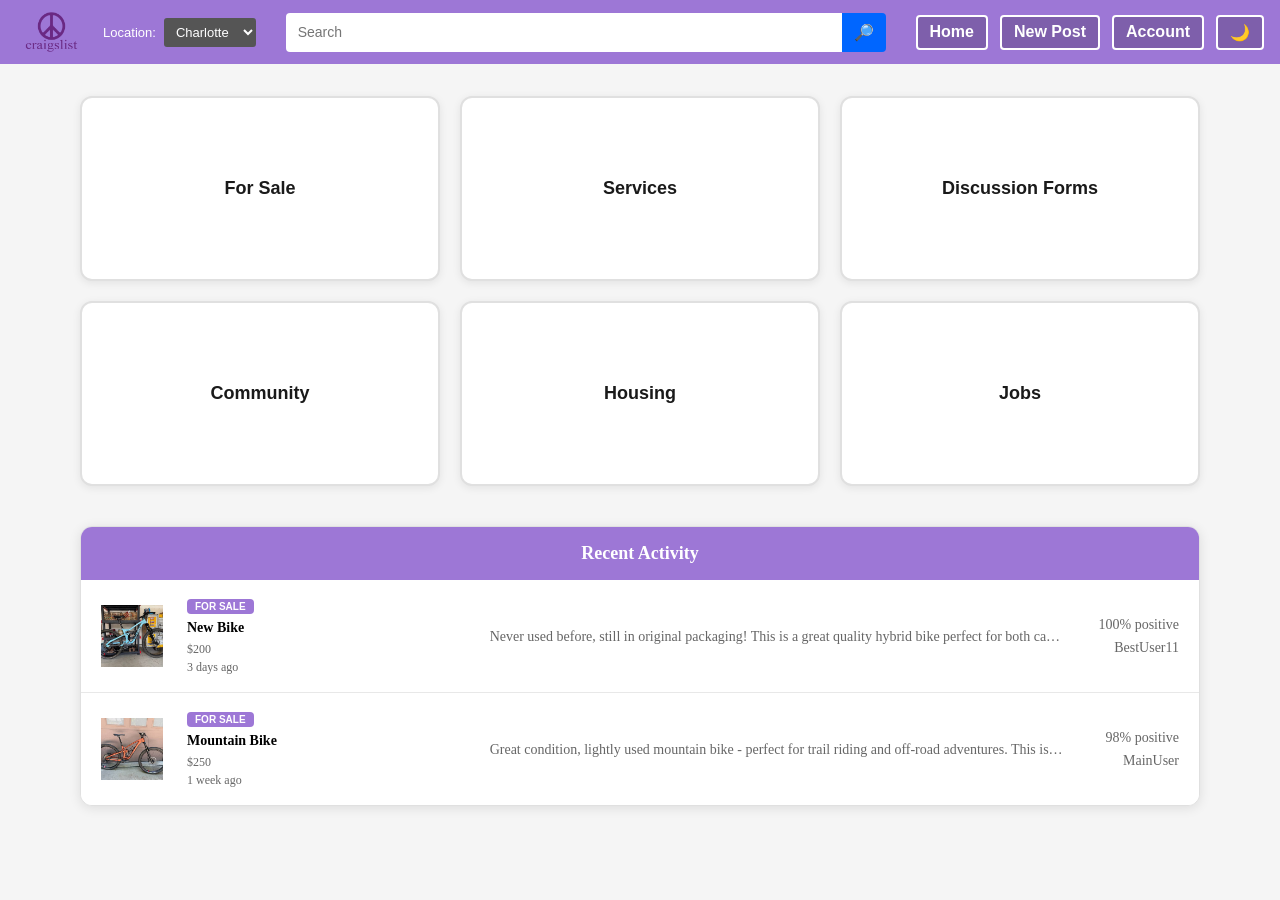
<file: index.html>
<!doctype html>
<html lang="en">
  <head>
    <meta charset="UTF-8" />
    <meta name="viewport" content="width=device-width, initial-scale=1.0" />
    <title>Home Page</title>
    <script>
      // Apply saved theme immediately to prevent flash
      if (localStorage.getItem('theme') === 'darkmode.css') {
        document.write('<link id="theme-style" rel="stylesheet" href="darkmode.css" />');
      } else {
        document.write('<link id="theme-style" rel="stylesheet" href="styles.css" />');
      }
    </script>
    <script src="cards.js"></script>
  </head>

  <body>
    <div id="header-placeholder"></div>
    <script src="loadHeader.js"></script>

    <main class="content">
      <section class="category-grid">
        <button
          type="button"
          class="category-card tooltip-trigger hover-bulge"
          data-category="forsale"
          data-tooltip="Browse For Sale listings"
          onclick="window.location.href='search.html?category=for+sale'"
        >
          For Sale
        </button>

        <button
          type="button"
          class="category-card tooltip-trigger hover-bulge"
          data-category="service"
          data-tooltip="Browse Services"
          onclick="window.location.href='search.html?category=services'"
        >
          Services
        </button>

        <button
          type="button"
          class="category-card tooltip-trigger hover-bulge"
          data-category="discussion"
          data-tooltip="Browse Discussion topics"
          onclick="window.location.href='search.html?category=discussion'"
        >
          Discussion Forms
        </button>

        <button
          type="button"
          class="category-card tooltip-trigger hover-bulge"
          data-category="community"
          data-tooltip="Browse Community posts"
          onclick="window.location.href='search.html?category=community'"
        >
          Community
        </button>

        <button
          type="button"
          class="category-card tooltip-trigger hover-bulge"
          data-category="housing"
          data-tooltip="Browse Housing listings"
          onclick="window.location.href='search.html?category=housing'"
        >
          Housing
        </button>

        <button
          type="button"
          class="category-card tooltip-trigger hover-bulge"
          data-category="jobs"
          data-tooltip="Browse Job postings"
          onclick="window.location.href='search.html?category=jobs'"
        >
          Jobs
        </button>
      </section>

      <section class="recent-card">
        <h2>Recent Activity</h2>

        <div
          id="search-results-message"
          class="search-results-message"
          aria-live="polite"
        ></div>

        <div class="recent-list" id="recent-list">
          <!-- 2 most recent cards will be loaded here by JavaScript -->
        </div>

        <p id="no-results-message" hidden>No results found.</p>
        <p class="empty-message" hidden>No other activity to show</p>
      </section>
    </main>

        <div id="loading-spinner"></div>

<script>
  // Load 2 most recent cards for Recent Activity section
  function loadRecentCards() {
    if (typeof cardsDatabase === 'undefined' || !cardsDatabase.cards) {
      console.error('cardsDatabase not available');
      return;
    }

    // Sort cards by date (assuming newer dates are more recent)
    // For now, we'll take the first 2 cards (can be enhanced with actual date parsing)
    const recentCards = cardsDatabase.cards.slice(0, 2);
    const recentList = document.getElementById('recent-list');

    recentList.innerHTML = '';
    recentCards.forEach(card => {
      const recentItem = document.createElement('a');
      recentItem.href = `listing.html?id=${card.id}`;
      recentItem.className = 'recent-item tooltip-trigger hover-bulge searchable-item';
      recentItem.setAttribute('data-tooltip', 'Go to listing page');
      
      // Handle image display
      const imageHTML = card.image.startsWith('images/')
        ? `<img src="${card.image}" alt="${card.title}" style="width: 100%; height: 100%; object-fit: cover;"/>`
        : card.image;

      // Create category tag badge
      const categoryTag = card.categoryTag ? `<span class="category-tag">${card.categoryTag}</span>` : '';

      recentItem.innerHTML = `
        <div class="recent-image">${imageHTML}</div>
        <div class="recent-details">
          ${categoryTag}
          <h3>${card.title}</h3>
          <p>${card.price}</p>
          <p>${card.date}</p>
        </div>
        <div class="recent-description">
          <p>${card.description}</p>
        </div>
        <div class="recent-user">
          <p>${card.rating}</p>
          <p>${card.creator}</p>
        </div>
      `;
      recentList.appendChild(recentItem);
    });
  }

  // Load recent cards on page load
  loadRecentCards();

  function placeholderAction(sectionName) {
    alert(sectionName + " placeholder");
  }
</script>

<script src="script.js"></script>
</body>
</html>
</file>
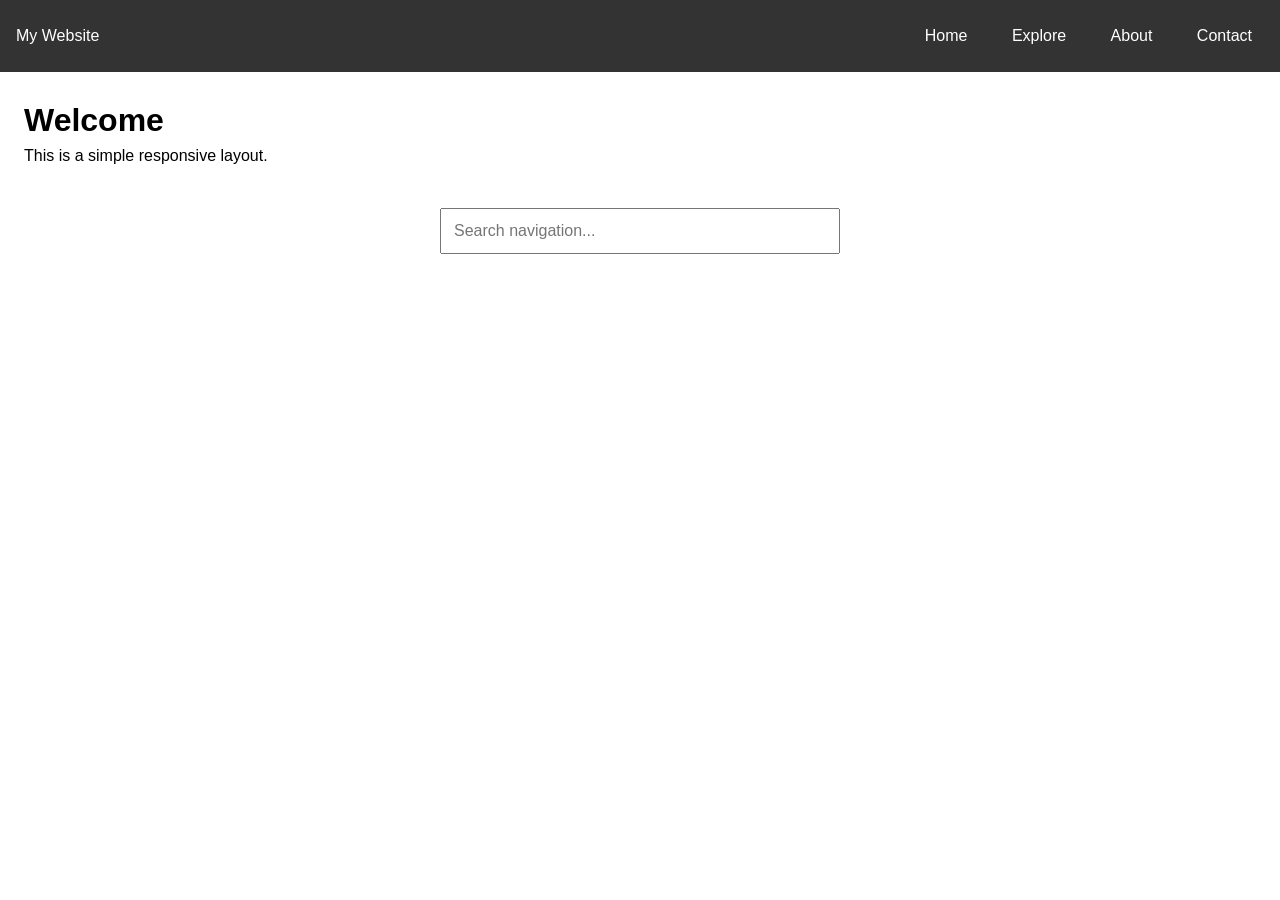
<file: Week11demo/index.html>
<!DOCTYPE html>
<html lang="en">
<head>
  <meta charset="UTF-8" />
  <meta name="viewport" content="width=device-width, initial-scale=1.0" />
  <title>Student Project</title>
  <link rel="stylesheet" href="styles.css" />
</head>

<body>
  <header class="header">
    <div class="logo">My Website</div>

    <nav class="nav">
      <a href="#">Home</a>
      <a href="#">Explore</a>
      <a href="#">About</a>
      <a href="#">Contact</a>
    </nav>
  </header>

  <main class="content">
    <h1>Welcome</h1>
    <p>This is a simple responsive layout.</p>

<!--week 11-->

    <section class="search-section">
      <input type="text" id="search" placeholder="Search navigation..." />
      <div id="loader" class="loader hidden"></div>
      <ul id="results"></ul>
    </section>
  </main>

  <script src="script.js"></script>



</body>
</html>
</file>
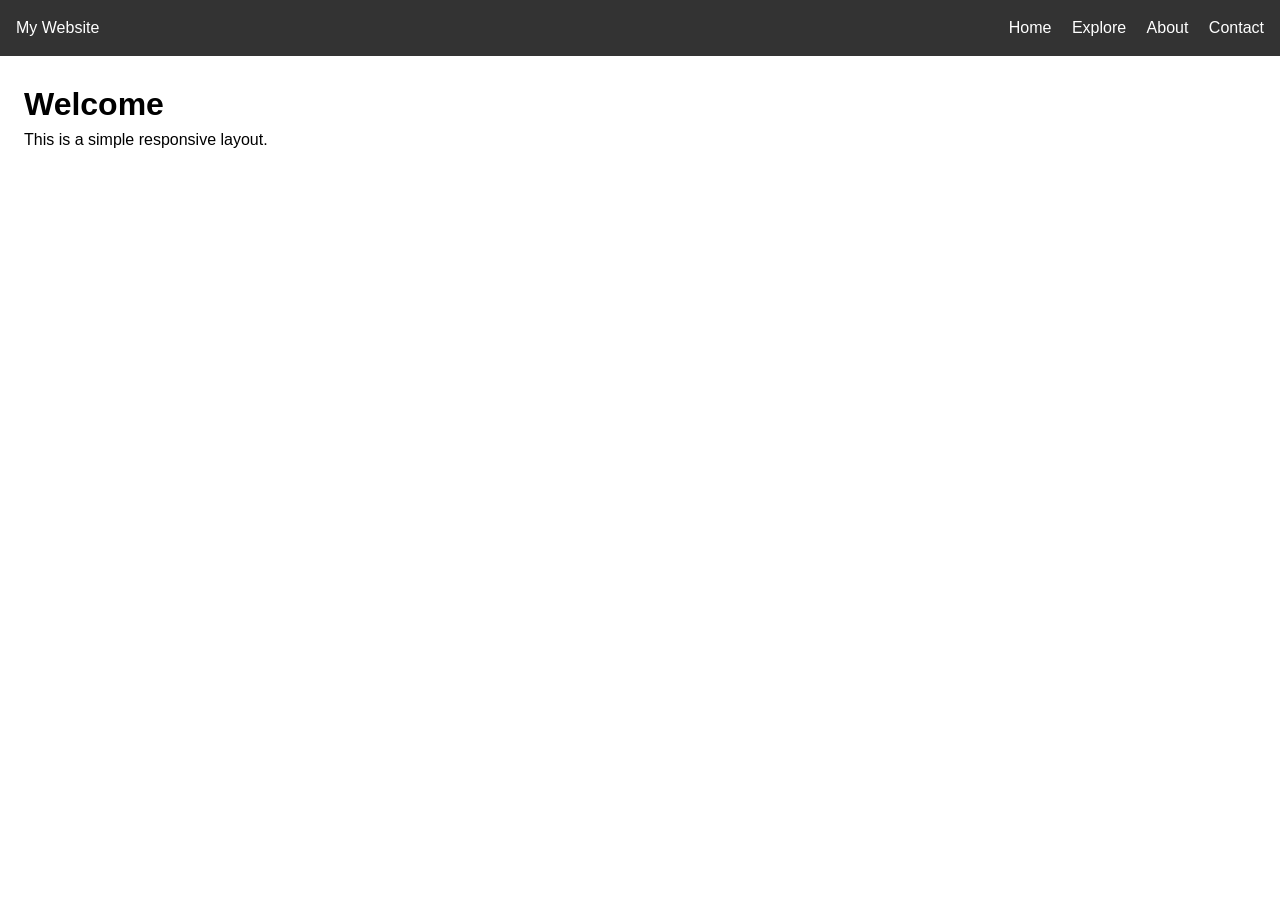
<file: Week10demo-1/Week10demo/index.html>
<!DOCTYPE html>
<html lang="en">
<head>
  <meta charset="UTF-8" />
  <meta name="viewport" content="width=device-width, initial-scale=1.0" />
  <title>Student Project</title>
  <link rel="stylesheet" href="styles.css" />
</head>

<body>
  <header class="header">
    <div class="logo">My Website</div>

    <nav class="nav">
      <a href="#">Home</a>
      <a href="#">Explore</a>
      <a href="#">About</a>
      <a href="#">Contact</a>
    </nav>
  </header>

  <main class="content">
    <h1>Welcome</h1>
    <p>This is a simple responsive layout.</p>
  </main>
</body>
</html>
</file>
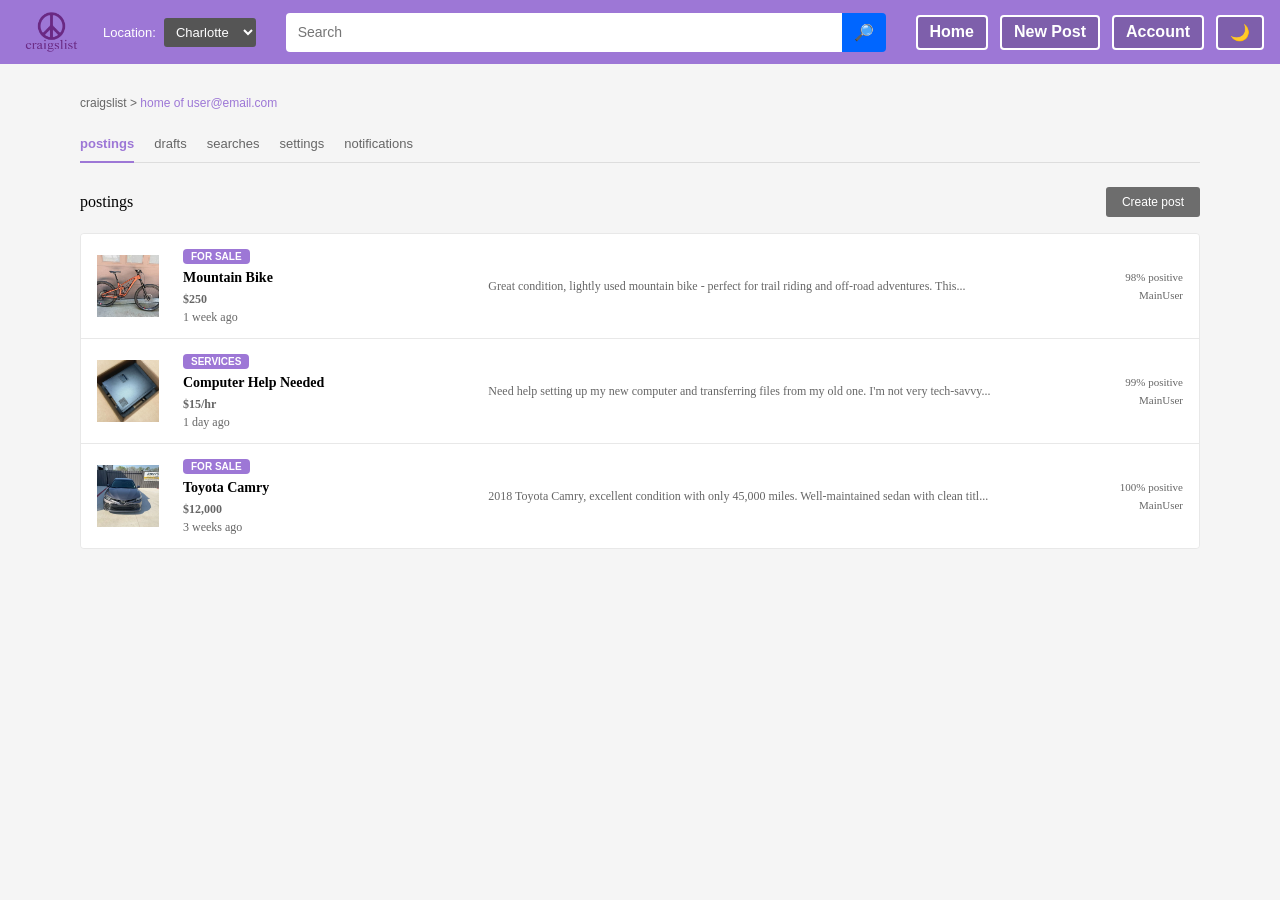
<file: account.html>
<!DOCTYPE html>
<html lang="en">
<head>
  <meta charset="UTF-8" />
  <meta name="viewport" content="width=device-width, initial-scale=1.0" />
  <title>My Account - Craigslist</title>
  <script>
    // Apply saved theme immediately to prevent flash
    if (localStorage.getItem('theme') === 'darkmode.css') {
      document.write('<link id="theme-style" rel="stylesheet" href="darkmode.css" />');
    } else {
      document.write('<link id="theme-style" rel="stylesheet" href="styles.css" />');
    }
  </script>
  <script src="cards.js"></script>
</head>

<body>
  <div id="header-placeholder"></div>
  <script src="loadHeader.js"></script>

  <main class="content">
    <!-- Breadcrumb -->
    <div class="breadcrumb">
      craigslist &gt; <a href="#">home of user@email.com</a>
    </div>

    <!-- Tab Navigation -->
    <div class="tabs" id="tabNav">
      <button class="tab active" data-tab="postings">postings</button>
      <button class="tab" data-tab="drafts">drafts</button>
      <button class="tab" data-tab="searches">searches</button>
      <button class="tab" data-tab="settings">settings</button>
      <button class="tab" data-tab="notifications">notifications</button>
    </div>

    <!-- Postings Section -->
    <div class="section" id="postings">
      <div class="section-header">
        <h2>postings</h2>
        <button class="create-post-btn" onclick="window.location.href='new_post.html'">Create post</button>
      </div>
      <div class="listings-list" id="postings-list">
        <!-- MainUser's postings will be loaded here by JavaScript -->
        <p class="empty-state">no more postings</p>
      </div>
    </div>

    <!-- Drafts Section -->
    <div class="section" id="drafts" style="display: none;">
      <div class="section-header">
        <h2>drafts</h2>
        <button class="create-post-btn" onclick="window.location.href='new_post.html'">New Draft</button>
      </div>
      <div class="listings-list" id="drafts-list">
        <div class="search-result-item" style="cursor: default;">
          <div class="result-image">
            <div style="width: 100%; height: 100%; display: flex; align-items: center; justify-content: center; background-color: #e0e0e0; color: #666; font-weight: bold;">No Images</div>
          </div>
          <div class="result-details">
            <span class="category-tag">for sale</span>
            <h3>Vintage Desk</h3>
            <p class="result-price">$150</p>
            <p class="result-time">Saved 5 days ago</p>
          </div>
          <div class="result-description">
            <p>Beautiful wooden desk with plenty of storage space...</p>
          </div>
          <div class="result-user">
            <p><span class="status" style="background: #fff3cd; color: #856404; padding: 4px 8px; border-radius: 4px; font-size: 12px;">Draft</span></p>
          </div>
        </div>
      </div>
      <p class="empty-state">no more drafts</p>
    </div>

    <!-- Searches Section -->
    <div class="section" id="searches" style="display: none;">
      <h2>saved searches</h2>
      <div class="listings-list">
        <div class="search-result-item" style="cursor: default;">
          <div class="result-details">
            <span class="category-tag">for sale</span>
            <h3>Bikes under $300</h3>
            <p class="result-time">Saved 10 days ago</p>
          </div>
          <div class="result-description">
            <p>Category: For Sale • Price: $0 - $300</p>
          </div>
          <div class="result-user">
            <button class="search-delete-btn" title="Delete" style="background: none; border: none; color: #999; font-size: 18px; cursor: pointer; padding: 0; margin-top: 8px;">✕</button>
          </div>
        </div>

        <div class="search-result-item" style="cursor: default;">
          <div class="result-details">
            <span class="category-tag">services</span>
            <h3>Computer Services</h3>
            <p class="result-time">Saved 7 days ago</p>
          </div>
          <div class="result-description">
            <p>Category: Services • Location: Charlotte</p>
          </div>
          <div class="result-user">
            <button class="search-delete-btn" title="Delete" style="background: none; border: none; color: #999; font-size: 18px; cursor: pointer; padding: 0; margin-top: 8px;">✕</button>
          </div>
        </div>
      </div>
      <p class="empty-state">no saved searches</p>
    </div>

    <!-- Settings Section -->
    <div class="section" id="settings" style="display: none;">
      <h2>account settings</h2>
      <div class="settings-list">
        <a href="#" class="settings-item">account preferences</a>
        <a href="#" class="settings-item">email preferences</a>
        <a href="#" class="settings-item">change password</a>
        <a href="#" class="settings-item">phone settings</a>
        <a href="#" class="settings-item">block users</a>
        <a href="#" class="settings-item">privacy settings</a>
      </div>
    </div>

    <!-- Notifications Section -->
    <div class="section" id="notifications" style="display: none;">
      <h2>notifications</h2>
      <div class="notification-list">
        <div class="notification-item">
          <div class="notification-content">
            <h3>New message from BestUser11</h3>
            <p>Interested in the Mountain Bike</p>
            <p class="notification-time">2 hours ago</p>
          </div>
          <button class="notification-dismiss-btn" title="Dismiss">✕</button>
        </div>
        <div class="notification-item">
          <div class="notification-content">
            <h3>Your listing has expired</h3>
            <p>Mountain Bike has not been renewed</p>
            <p class="notification-time">1 day ago</p>
          </div>
          <button class="notification-dismiss-btn" title="Dismiss">✕</button>
        </div>
        <div class="notification-item">
          <div class="notification-content">
            <h3>Account verified</h3>
            <p>Your email has been successfully verified</p>
            <p class="notification-time">3 days ago</p>
          </div>
          <button class="notification-dismiss-btn" title="Dismiss">✕</button>
        </div>
      </div>
      <p class="empty-state">no new notifications</p>
    </div>
  </main>
    <div id="loading-spinner"></div>

  <script>
    // Load MainUser's postings from cards database
    function loadUserPostings() {
      if (typeof cardsDatabase === 'undefined') {
        console.error('cardsDatabase not available');
        return;
      }

      const postingsList = document.getElementById('postings-list');
      const userPostings = cardsDatabase.getByCreator('MainUser');

      if (userPostings.length > 0) {
        postingsList.innerHTML = userPostings.map(card => cardsDatabase.createCardElement(card)).join('');
      }
    }

    // Load postings on page load
    loadUserPostings();

    // Tab functionality with loading skeleton
    const tabs = document.querySelectorAll('.tab');
    const sections = document.querySelectorAll('.section');

    tabs.forEach(tab => {
      tab.addEventListener('click', function() {
        const tabName = this.getAttribute('data-tab');
        const targetSection = document.getElementById(tabName);
        
        // Remove active class from all tabs
        tabs.forEach(t => t.classList.remove('active'));
        // Hide all sections
        sections.forEach(s => s.style.display = 'none');
        
        // Add active class to clicked tab
        this.classList.add('active');
        
        // Create skeleton loader
        const skeletonLoader = document.createElement('div');
        skeletonLoader.className = 'skeleton-loader';
        for (let i = 0; i < 3; i++) {
          const skeletonCard = document.createElement('div');
          skeletonCard.className = 'skeleton-card';
          skeletonCard.innerHTML = `
            <div class="skeleton-image"></div>
            <div style="flex: 1;">
              <div class="skeleton-text title"></div>
              <div class="skeleton-text"></div>
              <div class="skeleton-text subtitle"></div>
            </div>
          `;
          skeletonLoader.appendChild(skeletonCard);
        }
        
        // Show skeleton temporarily
        targetSection.innerHTML = '';
        targetSection.appendChild(skeletonLoader);
        targetSection.style.display = 'block';
        
        // Simulate loading and show real content after 600ms
        setTimeout(function() {
          // Reload the section content by recreating it
          location.hash = '#' + tabName; // This helps with navigation
          targetSection.style.display = 'block';
          // Re-fetch content (in a real app, this would be an API call)
          refreshTabContent(tabName);
        }, 600);
      });
    });

    // Function to refresh tab content
    function refreshTabContent(tabName) {
      const targetSection = document.getElementById(tabName);
      
      // Special handling for postings - restore structure and reload
      if (tabName === 'postings') {
        targetSection.innerHTML = `
          <div class="section-header">
            <h2>postings</h2>
            <button class="create-post-btn" onclick="window.location.href='new_post.html'">Create post</button>
          </div>
          <div class="listings-list" id="postings-list">
            <p class="empty-state">no more postings</p>
          </div>
        `;
        loadUserPostings();
        return;
      }
      
      // Store original HTML for each section
      const originalContent = {
        'postings': `
          <div class="section-header">
            <h2>postings</h2>
            <button class="create-post-btn" onclick="window.location.href='new_post.html'">Create post</button>
          </div>
          <div class="listings-list">
            <div class="listing-item">
              <div class="listing-image">Image</div>
              <div class="listing-info">
                <h3>Mountain Bike</h3>
                <p class="price">$220</p>
                <p class="listing-meta">Posted 2 days ago • <span class="status" style="background: #d1ecf1; color: #0c5460;">Active</span></p>
              </div>
            </div>
            <div class="listing-item">
              <div class="listing-image">Image</div>
              <div class="listing-info">
                <h3>Computer Help Needed</h3>
                <p class="price">$15/hr</p>
                <p class="listing-meta">Posted 1 day ago • <span class="status" style="background: #f8d7da; color: #721c24;">Complete</span></p>
              </div>
            </div>
            <div class="listing-item">
              <div class="listing-image">Image</div>
              <div class="listing-info">
                <h3>Toyota Camry</h3>
                <p class="price">$12,000</p>
                <p class="listing-meta">Posted 3 weeks ago • <span class="status" style="background: #f8d7da; color: #721c24;">Sold</span></p>
              </div>
            </div>
            <p class="empty-state">no more postings</p>
          </div>
        `,
        'drafts': `
          <div class="section-header">
            <h2>drafts</h2>
            <button class="create-post-btn" onclick="window.location.href='new_post.html'">New Draft</button>
          </div>
          <div class="listings-list">
            <div class="listing-item">
              <div class="listing-image">Image</div>
              <div class="listing-info">
                <h3>Vintage Desk</h3>
                <p class="price">$150</p>
                <p class="listing-meta">Draft</p>
              </div>
            </div>
            <p class="empty-state">no more drafts</p>
          </div>
        `,
        'searches': `
          <div class="section-header">
            <h2>saved searches</h2>
          </div>
          <div class="listings-list">
            <a href="search.html?q=bikes" class="recent-item search-item" style="display: grid;">
              <div style="flex: 1;">
                <h3>Bikes under $300</h3>
                <p style="color: #999; font-size: 12px;">2 results</p>
              </div>
              <button class="search-delete-btn" onclick="this.closest('.search-item').remove(); return false;">Delete</button>
            </a>
            <a href="search.html?q=services" class="recent-item search-item" style="display: grid;">
              <div style="flex: 1;">
                <h3>Computer Services</h3>
                <p style="color: #999; font-size: 12px;">1 result</p>
              </div>
              <button class="search-delete-btn" onclick="this.closest('.search-item').remove(); return false;">Delete</button>
            </a>
          </div>
        `,
        'settings': `
          <div class="section-header">
            <h2>account settings</h2>
          </div>
          <div class="settings-list">
            <a href="#" class="settings-link">Email & Communications</a>
            <a href="#" class="settings-link">Privacy</a>
            <a href="#" class="settings-link">Safety</a>
            <a href="#" class="settings-link">Account</a>
            <a href="#" class="settings-link">Billing</a>
            <a href="#" class="settings-link">Sign Out</a>
          </div>
        `,
        'notifications': `
          <div class="section-header">
            <h2>notifications</h2>
          </div>
          <div class="notifications-list">
            <div class="notification-item">
              <div class="notification-content">
                <p><strong>Your post "Mountain Bike" has been flagged</strong></p>
                <p style="font-size: 12px; color: #999;">2 hours ago</p>
              </div>
              <button class="notification-dismiss-btn">Dismiss</button>
            </div>
            <div class="notification-item">
              <div class="notification-content">
                <p><strong>Someone viewed your posting</strong></p>
                <p style="font-size: 12px; color: #999;">4 hours ago</p>
              </div>
              <button class="notification-dismiss-btn">Dismiss</button>
            </div>
            <div class="notification-item">
              <div class="notification-content">
                <p><strong>New reply to your search alert</strong></p>
                <p style="font-size: 12px; color: #999;">1 day ago</p>
              </div>
              <button class="notification-dismiss-btn">Dismiss</button>
            </div>
            <p class="empty-state">no new notifications</p>
          </div>
        `
      };
      
      targetSection.innerHTML = originalContent[tabName];
      
      // Re-attach event listeners to new content
      const dismissButtons = targetSection.querySelectorAll('.notification-dismiss-btn');
      dismissButtons.forEach(btn => {
        btn.addEventListener('click', function() {
          this.closest('.notification-item').remove();
        });
      });
      
      const deleteButtons = targetSection.querySelectorAll('.search-delete-btn');
      deleteButtons.forEach(btn => {
        btn.addEventListener('click', function() {
          this.closest('.search-item').remove();
        });
      });
    }

    // Notification dismiss functionality
    const dismissButtons = document.querySelectorAll('.notification-dismiss-btn');
    dismissButtons.forEach(btn => {
      btn.addEventListener('click', function() {
        this.closest('.notification-item').remove();
      });
    });

    // Search delete functionality
    const deleteButtons = document.querySelectorAll('.search-delete-btn');
    deleteButtons.forEach(btn => {
      btn.addEventListener('click', function() {
        this.closest('.search-item').remove();
      });
    });
  </script>

</body>
</html>
</file>
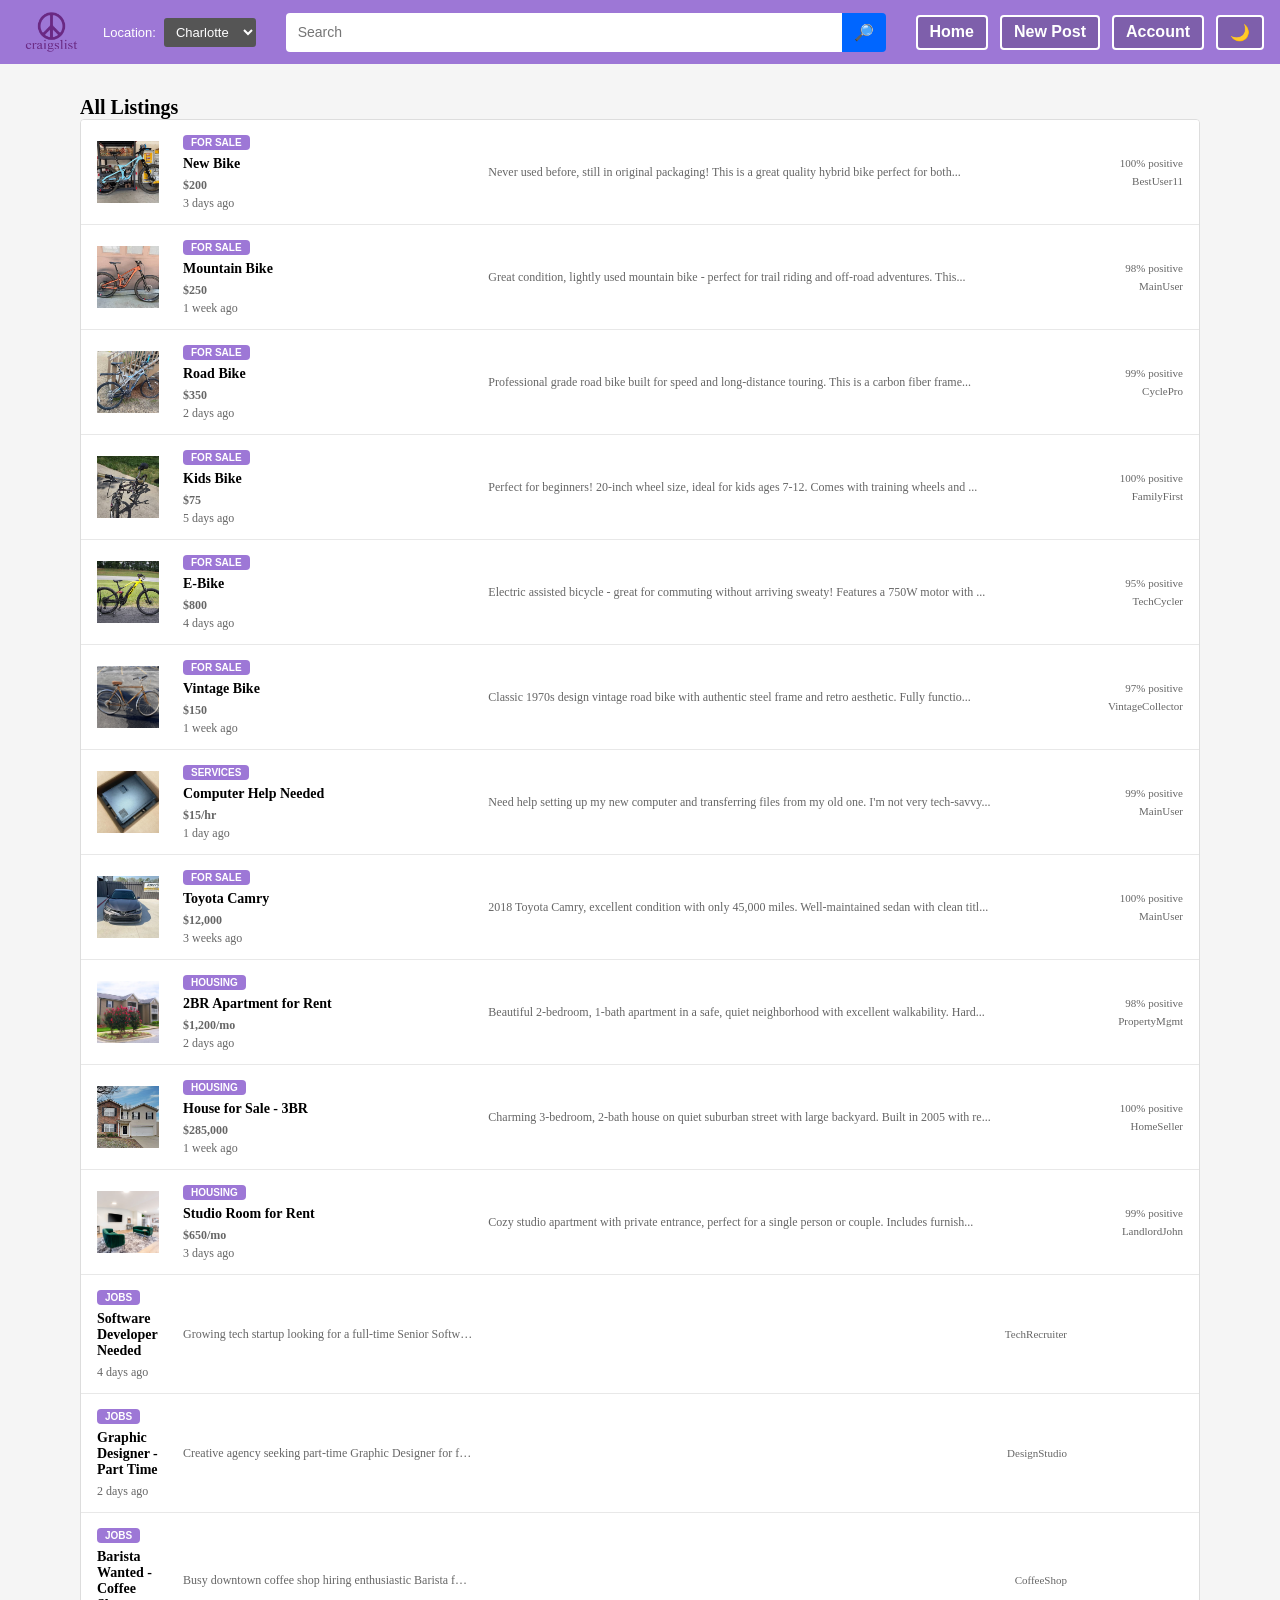
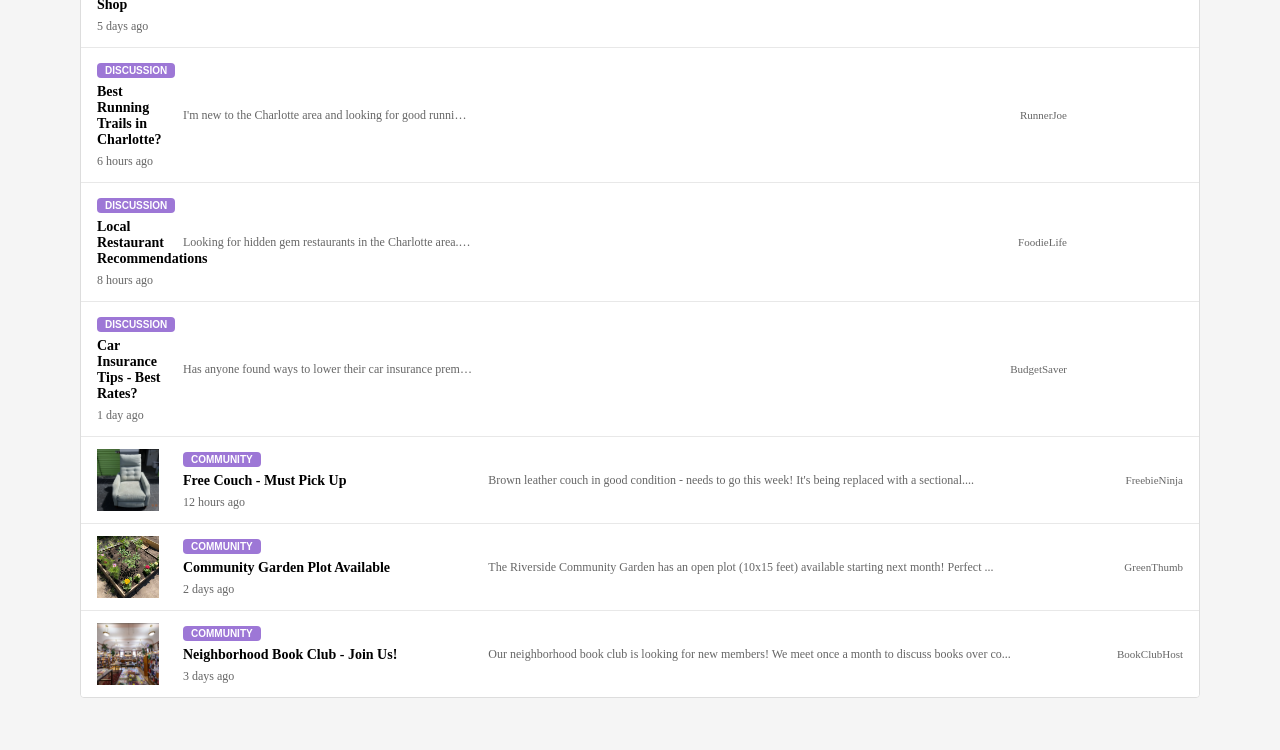
<file: buying.html>
<!DOCTYPE html>
<html lang="en">
<head>
  <meta charset="UTF-8" />
  <meta name="viewport" content="width=device-width, initial-scale=1.0" />
  <title>Buying - Craigslist</title>
  <script>
    // Apply saved theme immediately to prevent flash
    if (localStorage.getItem('theme') === 'darkmode.css') {
      document.write('<link id="theme-style" rel="stylesheet" href="darkmode.css" />');
    } else {
      document.write('<link id="theme-style" rel="stylesheet" href="styles.css" />');
    }
  </script>
  <script src="cards.js"></script>
</head>

<body>
  <div id="header-placeholder"></div>
  <script src="loadHeader.js"></script>

  <main class="content">
    <h1 id="page-title">All Listings</h1>
    
    <div class="search-results-list" id="listings-container">
      <!-- All listings will be loaded here by JavaScript -->
    </div>
  </main>

  <script>
    // Load listings with optional category filtering
    function loadAllListings() {
      if (typeof cardsDatabase === 'undefined' || !cardsDatabase.cards) {
        console.error('cardsDatabase not available');
        document.getElementById('listings-container').innerHTML = '<p>Error loading listings</p>';
        return;
      }

      // Get category from URL parameter
      const urlParams = new URLSearchParams(window.location.search);
      const categoryTag = urlParams.get('category');

      // Filter listings by category if provided
      let listings = cardsDatabase.cards;
      let pageTitle = 'All Listings';

      if (categoryTag) {
        listings = cardsDatabase.getByCategoryTag(categoryTag);
        // Format title nicely
        const formattedCategory = categoryTag.split('-').map(word => word.charAt(0).toUpperCase() + word.slice(1)).join(' ');
        pageTitle = formattedCategory;
        document.title = `${formattedCategory} - Craigslist`;
      }

      document.getElementById('page-title').textContent = pageTitle;

      const container = document.getElementById('listings-container');
      container.innerHTML = '';

      if (listings.length > 0) {
        listings.forEach(card => {
          container.innerHTML += cardsDatabase.createCardElement(card);
        });
        console.log('Loaded', listings.length, 'listings');
      } else {
        container.innerHTML = '<p style="padding: 20px; text-align: center; color: #999;">No listings found in this category.</p>';
      }
    }

    // Load listings on page load
    loadAllListings();
  </script>
</body>
</html>
</file>
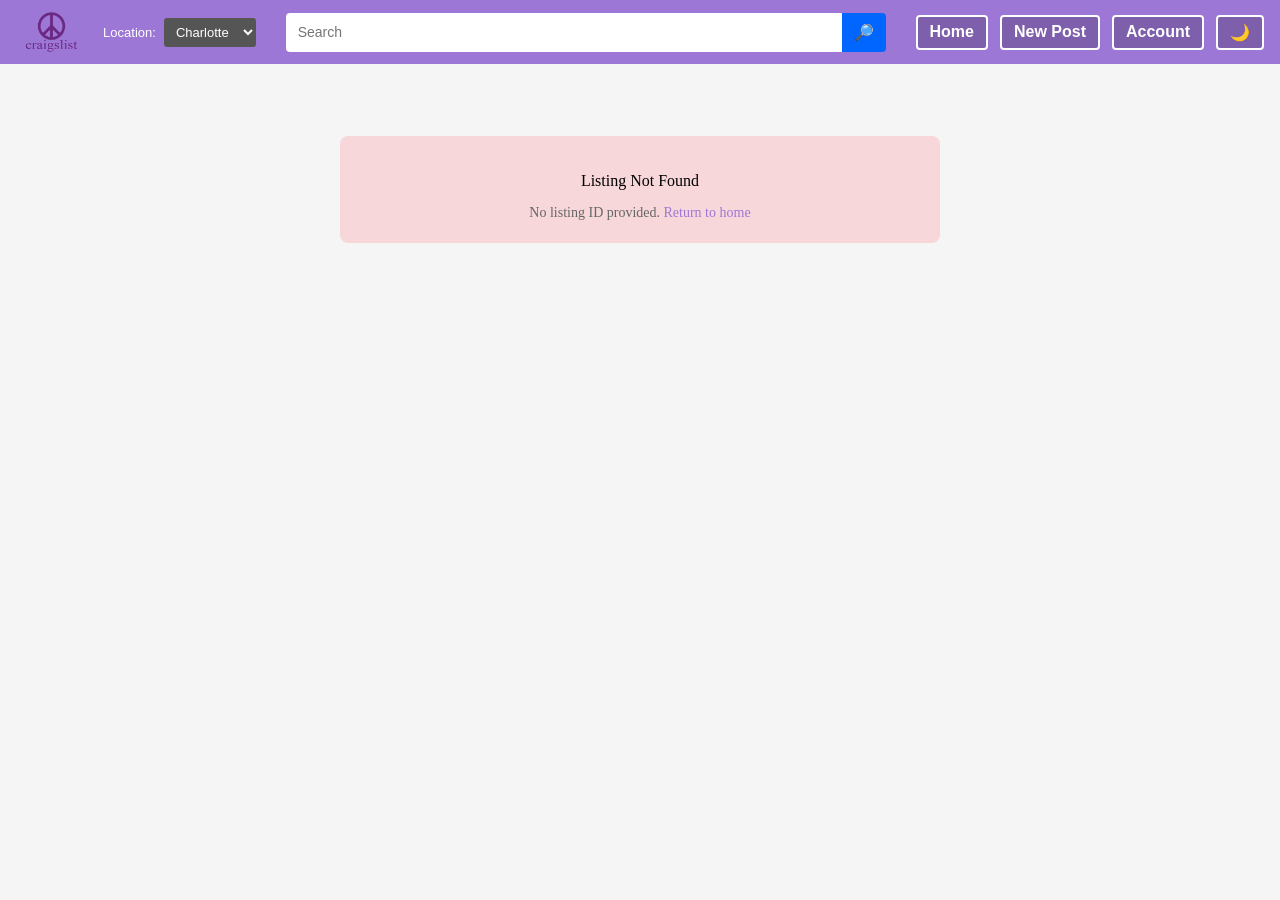
<file: listing.html>
<!DOCTYPE html>
<html lang="en">
<head>
  <meta charset="UTF-8" />
  <meta name="viewport" content="width=device-width, initial-scale=1.0" />
  <title>Listing Details - Craigslist</title>
  <script>
    // Apply saved theme immediately to prevent flash
    if (localStorage.getItem('theme') === 'darkmode.css') {
      document.write('<link id="theme-style" rel="stylesheet" href="darkmode.css" />');
    } else {
      document.write('<link id="theme-style" rel="stylesheet" href="styles.css" />');
    }
  </script>
  <script src="cards.js"></script>
</head>

<body>
  <div id="header-placeholder"></div>
  <script src="loadHeader.js"></script>

  <main class="content">
    <div class="listing-container" id="listing-content">
      <!-- Listing details will be loaded here by JavaScript -->
    </div>
  </main>

  <script>
    // Get card ID from URL and display full listing
    function loadListing() {
      const urlParams = new URLSearchParams(window.location.search);
      const cardId = parseInt(urlParams.get('id')) || null;

      if (!cardId) {
        document.getElementById('listing-content').innerHTML = `
          <div class="error-message">
            <h2>Listing Not Found</h2>
            <p>No listing ID provided. <a href="index.html">Return to home</a></p>
          </div>
        `;
        return;
      }

      if (typeof cardsDatabase === 'undefined' || !cardsDatabase.cards) {
        document.getElementById('listing-content').innerHTML = `
          <div class="error-message">
            <h2>Error Loading Listing</h2>
            <p>Card database not available. Please try again.</p>
          </div>
        `;
        return;
      }

      const card = cardsDatabase.getById(cardId);

      if (!card) {
        document.getElementById('listing-content').innerHTML = `
          <div class="error-message">
            <h2>Listing Not Found</h2>
            <p>The listing you're looking for doesn't exist. <a href="index.html">Return to home</a></p>
          </div>
        `;
        return;
      }

      // Build the listing HTML
      const categoryTag = card.categoryTag ? `<span class="category-tag" style="margin-right: 8px;">${card.categoryTag}</span>` : '';
      const showPriceRating = card.category !== 'community' && card.category !== 'discussion' && card.category !== 'jobs';
      const showImage = card.category !== 'discussion' && card.category !== 'jobs';
      const priceHTML = showPriceRating ? `<div class="listing-price">${card.price}</div>` : '';
      const ratingHTML = showPriceRating ? `<p>${card.rating}</p>` : '';
      const buttonText = card.category === 'jobs' ? 'Apply' : 
                         (card.category === 'community' || card.category === 'discussion') ? 'Contact' : 
                         'Contact Seller';
      
      const listingHTML = `
        <div class="listing-header">
          <div style="margin-bottom: 8px;">
            ${categoryTag}
          </div>
          <h1>${card.title}</h1>
          <div class="listing-meta">
            <span>Posted ${card.date}</span>
            <span>Category: ${card.category}</span>
          </div>
          ${priceHTML}
        </div>

        ${showImage ? `
          <div class="listing-image">
            <img src="${card.image}" alt="${card.title}" onerror="this.style.display='none'">
          </div>

          ${card.images && card.images.length > 0 ? `
            <div class="gallery-label">All Images (${card.images.length})</div>
            <div class="image-gallery">
              <div class="image-gallery-scroll" id="image-gallery-scroll">
                ${card.images.map((img, index) => `
                  <div class="image-gallery-item" onclick="document.querySelector('.listing-image img').src='${img}'">
                    <img src="${img}" alt="Image ${index + 1}" onerror="this.parentElement.style.display='none'">
                  </div>
                `).join('')}
              </div>
            </div>
          ` : ''}
        ` : ''}

        <div class="listing-details-section">
          <h2>Description</h2>
          <div class="listing-description">
            ${card.description}
          </div>
        </div>

        <div class="listing-details-section">
          <h2>Seller Information</h2>
          <div class="listing-seller">
            <div class="seller-avatar">${card.creator.charAt(0).toUpperCase()}</div>
            <div class="seller-info">
              <h3>${card.creator}</h3>
              ${ratingHTML}
            </div>
          </div>
          <div class="action-buttons">
            <button class="contact-btn" onclick="alert('Contact feature coming soon!')">${buttonText}</button>
            <button class="back-btn" onclick="history.back()">Back</button>
          </div>
        </div>
      `;

      document.getElementById('listing-content').innerHTML = listingHTML;
      document.title = `${card.title} - Craigslist`;
    }

    // Load listing on page load
    loadListing();
  </script>
</body>
</html>
</file>
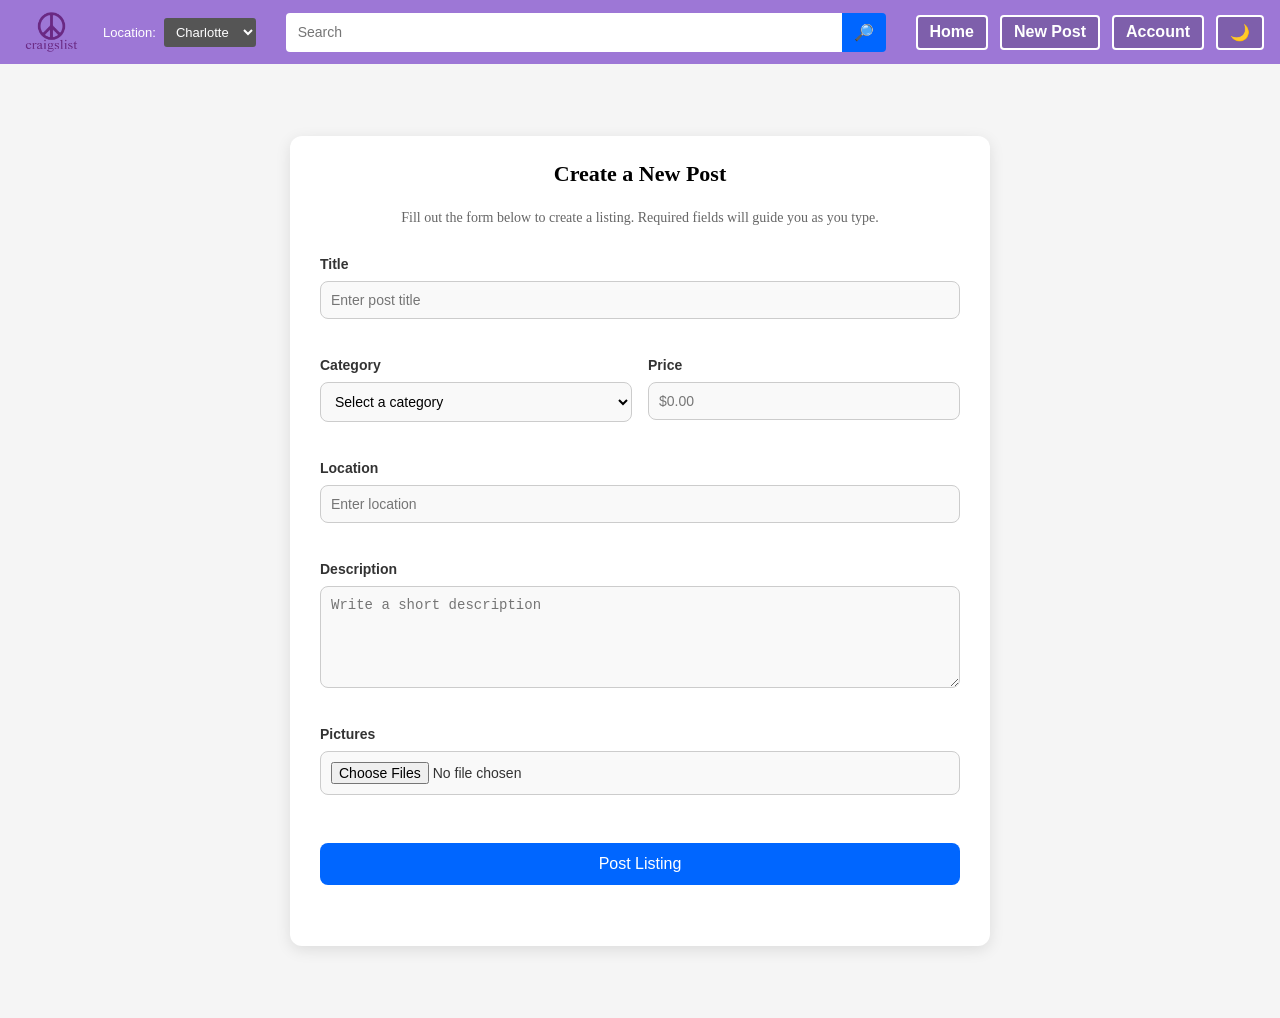
<file: new_post.html>
<!DOCTYPE html>
<html lang="en">
<head>
  <meta charset="UTF-8" />
  <meta name="viewport" content="width=device-width, initial-scale=1.0" />
  <title>Create a New Post</title>
  <script>
    // Apply saved theme immediately to prevent flash
    if (localStorage.getItem('theme') === 'darkmode.css') {
      document.write('<link id="theme-style" rel="stylesheet" href="darkmode.css" />');
    } else {
      document.write('<link id="theme-style" rel="stylesheet" href="styles.css" />');
    }
  </script>
</head>

<body>
  <div id="header-placeholder"></div>
  <script src="loadHeader.js"></script>

  <main class="content">
    <section class="post-card">
      <h1>Create a New Post</h1>
      <p class="form-helper">Fill out the form below to create a listing. Required fields will guide you as you type.</p>

      <form class="post-form" novalidate>
        <div class="form-field">
          <label for="title">Title</label>
          <input type="text" id="title" name="title" placeholder="Enter post title" maxlength="60" aria-describedby="title-feedback" />
          <p class="field-feedback" id="title-feedback" aria-live="polite"></p>
        </div>

        <div class="form-row">
          <div class="form-field">
            <label for="category">Category</label>
            <select id="category" name="category" aria-describedby="category-feedback">
              <option value="">Select a category</option>
              <option value="Bikes">Bikes</option>
              <option value="Furniture">Furniture</option>
              <option value="Cars">Cars</option>
              <option value="Electronics">Electronics</option>
            </select>
            <p class="field-feedback" id="category-feedback" aria-live="polite"></p>
          </div>

          <div class="form-field">
            <label for="price">Price</label>
            <input type="text" id="price" name="price" placeholder="$0.00" inputmode="decimal" aria-describedby="price-feedback" />
            <p class="field-feedback" id="price-feedback" aria-live="polite"></p>
          </div>
        </div>

        <div class="form-field">
          <label for="location">Location</label>
          <input type="text" id="location" name="location" placeholder="Enter location" maxlength="40" aria-describedby="location-feedback" />
          <p class="field-feedback" id="location-feedback" aria-live="polite"></p>
        </div>

        <div class="form-field">
          <label for="description">Description</label>
          <textarea id="description" name="description" rows="5" placeholder="Write a short description" maxlength="300" aria-describedby="description-feedback"></textarea>
          <p class="field-feedback" id="description-feedback" aria-live="polite"></p>
        </div>

        <div class="form-field">
          <label for="pictures">Pictures</label>
          <input type="file" id="pictures" name="pictures" multiple accept="image/*" aria-describedby="pictures-feedback" />
          <p class="field-feedback" id="pictures-feedback" aria-live="polite"></p>
        </div>

        <button type="submit" class="submit-btn">Post Listing</button>
        <p class="form-status" id="form-status" aria-live="polite"></p>
      </form>
    </section>
  </main>

  <script src="loadPost.js"></script>
</body>
</html>
</file>
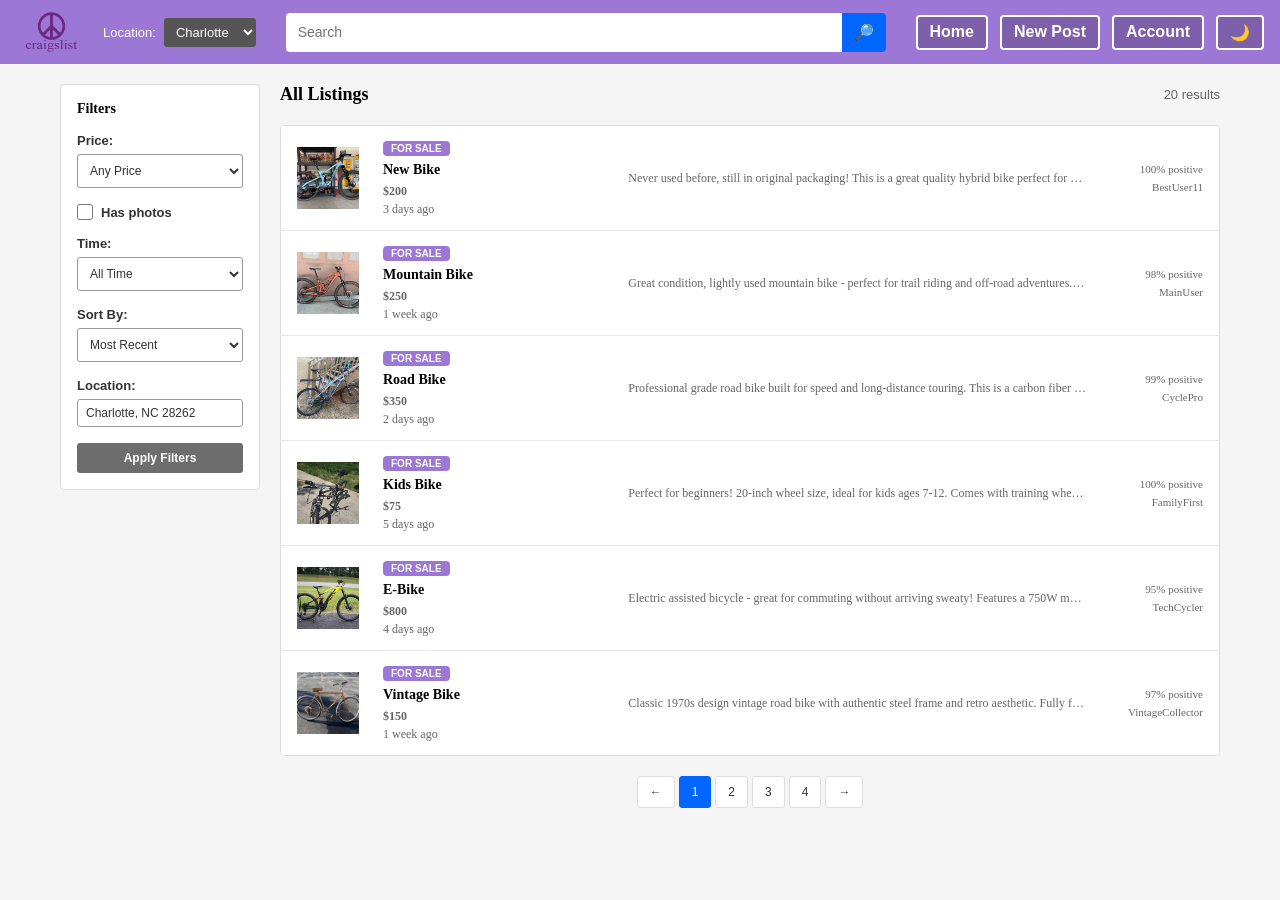
<file: search.html>
<!doctype html>
<html lang="en">
  <head>
    <meta charset="UTF-8" />
    <meta name="viewport" content="width=device-width, initial-scale=1.0" />
    <title>Search Results - Craigslist</title>
    <script>
      // Apply saved theme immediately to prevent flash
      if (localStorage.getItem('theme') === 'darkmode.css') {
        document.write('<link id="theme-style" rel="stylesheet" href="darkmode.css" />');
      } else {
        document.write('<link id="theme-style" rel="stylesheet" href="styles.css" />');
      }
    </script>
    <script src="cards.js"></script>
  </head>

  <body>
    <div id="header-placeholder"></div>
    <script src="loadHeader.js"></script>

    <div class="search-page-container">
      <!-- Mobile Filter Toggle -->
      <button class="mobile-filter-toggle" id="mobile-filter-toggle">
        <span class="toggle-label">Filters</span>
        <span class="toggle-icon">&#9776;</span>
      </button>

      <!-- Filters Sidebar -->
      <aside class="search-filters" id="search-filters">
        <h3>Filters</h3>
        
        <div class="filter-group">
          <label for="price-filter">Price:</label>
          <select id="price-filter" class="filter-select">
            <option value="any">Any Price</option>
            <option value="0-50">$0 - $50</option>
            <option value="50-100">$50 - $100</option>
            <option value="100-500">$100 - $500</option>
            <option value="500-1000">$500 - $1000</option>
            <option value="1000">$1000+</option>
          </select>
        </div>

        <div class="filter-group">
          <label for="photos-filter" class="checkbox-label">
            <input type="checkbox" id="photos-filter" class="filter-checkbox" />
            Has photos
          </label>
        </div>

        <div class="filter-group">
          <label for="time-filter">Time:</label>
          <select id="time-filter" class="filter-select">
            <option value="any">All Time</option>
            <option value="1-day">Last 24 hours</option>
            <option value="7-days">Last 7 days</option>
            <option value="30-days">Last 30 days</option>
          </select>
        </div>

        <div class="filter-group">
          <label for="sort-filter">Sort By:</label>
          <select id="sort-filter" class="filter-select">
            <option value="recent">Most Recent</option>
            <option value="price-low">Price: Low to High</option>
            <option value="price-high">Price: High to Low</option>
            <option value="popular">Most Popular</option>
            <option value="viewed">Most Viewed</option>
            <option value="rating">Best Rating</option>
          </select>
        </div>

        <div class="filter-group">
          <label for="location-filter">Location:</label>
          <input type="text" id="location-filter" class="filter-input" value="Charlotte, NC 28262" placeholder="Enter location" />
        </div>

        <button class="apply-filters-btn">Apply Filters</button>
      </aside>

      <!-- Main Content -->
      <main class="search-content">
        <div class="search-header">
          <h2 id="results-title">Results for "Bikes"</h2>
          <div class="results-count">
            <span id="result-count">6</span> results
          </div>
        </div>

        <div id="search-results-list" class="search-results-list">
          <!-- Cards will be loaded here by JavaScript -->
        </div>

        <!-- Pagination -->
        <div class="pagination" id="pagination-container">
          <!-- Pagination buttons will be generated here by JavaScript -->
        </div>

        <!-- No Results Message -->
        <p id="no-results-message" class="no-results-message" style="display: none;">No results found.</p>
      </main>
    </div>

    <script>
      // Get search query and category from URL
      const urlParams = new URLSearchParams(window.location.search);
      const searchQuery = urlParams.get('q') || '';
      const categoryFilter = urlParams.get('category') || '';
      
      const resultsTitle = document.getElementById('results-title');
      const resultCount = document.getElementById('result-count');
      const noResultsMsg = document.getElementById('no-results-message');
      const searchResultsList = document.getElementById('search-results-list');
      const paginationContainer = document.getElementById('pagination-container');

      // Pagination settings
      const CARDS_PER_PAGE = 6;
      let allResults = [];
      let currentPage = 1;
      let totalPages = 1;

      // Display cards for the current page
      function displayPage(pageNum) {
        if (pageNum < 1 || pageNum > totalPages) return;
        
        // Show loading overlay
        const overlay = document.createElement('div');
        overlay.className = 'loading-overlay active';
        overlay.innerHTML = `
          <div class="loading-overlay-content">
            <div class="loading-overlay-spinner"></div>
            <div class="loading-overlay-text">Loading page...</div>
          </div>
        `;
        document.body.appendChild(overlay);
        
        // Simulate page loading (500ms)
        setTimeout(() => {
          currentPage = pageNum;
          const startIdx = (pageNum - 1) * CARDS_PER_PAGE;
          const endIdx = startIdx + CARDS_PER_PAGE;
          const pageCards = allResults.slice(startIdx, endIdx);

          // Build HTML for current page
          let html = '';
          pageCards.forEach(card => {
            html += cardsDatabase.createCardElement(card);
          });
          searchResultsList.innerHTML = html;

          // Update pagination buttons
          generatePaginationButtons();
          
          // Remove overlay
          overlay.remove();
          
          // Scroll to top
          document.querySelector('.search-page-container').scrollIntoView();
        }, 500);
      }

      // Generate pagination buttons based on results
      function generatePaginationButtons() {
        paginationContainer.innerHTML = '';

        if (totalPages <= 1) {
          return; // No pagination needed
        }

        // Previous button
        const prevBtn = document.createElement('button');
        prevBtn.className = 'pagination-btn';
        prevBtn.textContent = '←';
        prevBtn.addEventListener('click', () => {
          if (currentPage > 1) displayPage(currentPage - 1);
        });
        paginationContainer.appendChild(prevBtn);

        // Page number buttons
        for (let i = 1; i <= Math.min(totalPages, 6); i++) {
          const btn = document.createElement('button');
          btn.className = 'pagination-btn' + (i === currentPage ? ' active' : '');
          btn.textContent = i;
          btn.addEventListener('click', () => displayPage(i));
          paginationContainer.appendChild(btn);
        }

        // Next button
        const nextBtn = document.createElement('button');
        nextBtn.className = 'pagination-btn';
        nextBtn.textContent = '→';
        nextBtn.addEventListener('click', () => {
          if (currentPage < totalPages) displayPage(currentPage + 1);
        });
        paginationContainer.appendChild(nextBtn);
      }

      // Load and filter cards
      function loadCards() {
        // Check if cardsDatabase is available
        if (typeof cardsDatabase === 'undefined') {
          console.error('cardsDatabase is not defined - cards.js may not have loaded');
          searchResultsList.innerHTML = '<p style="color: red; padding: 20px;">ERROR: Card database failed to load. Please check browser console.</p>';
          noResultsMsg.style.display = 'none';
          return;
        }

        if (!cardsDatabase.cards || !Array.isArray(cardsDatabase.cards)) {
          console.error('cardsDatabase.cards is not an array or is missing');
          searchResultsList.innerHTML = '<p style="color: red; padding: 20px;">ERROR: Card data is invalid.</p>';
          noResultsMsg.style.display = 'none';
          return;
        }

        let results = cardsDatabase.cards;
        console.log('✓ Card database loaded. Total cards:', results.length);
        console.log('✓ Search query from URL:', searchQuery || '(empty)');
        console.log('✓ Category filter from URL:', categoryFilter || '(empty)');

        // Filter by category if provided
        if (categoryFilter) {
          const before = results.length;
          results = cardsDatabase.getByCategoryTag(categoryFilter);
          console.log('✓ Category filter applied. Results:', before, '→', results.length);
        }

        // Filter by search query if provided
        if (searchQuery.trim()) {
          const before = results.length;
          results = cardsDatabase.search(searchQuery);
          console.log('✓ Search filter applied. Results:', before, '→', results.length);
        }

        // Store all results
        allResults = results;
        
        // Build results title
        let titleText = 'All Listings';
        if (categoryFilter && searchQuery) {
          titleText = `${categoryFilter} results for "${searchQuery}"`;
        } else if (categoryFilter) {
          titleText = categoryFilter.charAt(0).toUpperCase() + categoryFilter.slice(1);
        } else if (searchQuery) {
          titleText = `Results for "${searchQuery}"`;
        }
        
        // Calculate total pages
        totalPages = Math.ceil(results.length / CARDS_PER_PAGE);
        currentPage = 1;

        // Display results
        if (results.length > 0) {
          resultsTitle.textContent = titleText;
          resultCount.textContent = results.length;
          noResultsMsg.style.display = 'none';
          displayPage(1);
          console.log('✓ Successfully loaded', results.length, 'cards in', totalPages, 'pages');
        } else {
          searchResultsList.innerHTML = '';
          paginationContainer.innerHTML = '';
          resultsTitle.textContent = titleText;
          resultCount.textContent = 0;
          noResultsMsg.style.display = 'block';
          console.log('⚠ No results found');
        }
      }

      // Load cards on page load
      loadCards();

      // Mobile filter toggle
      const mobileToggle = document.getElementById('mobile-filter-toggle');
      const searchFilters = document.getElementById('search-filters');

      if (mobileToggle) {
        mobileToggle.addEventListener('click', function() {
          searchFilters.classList.toggle('active');
          mobileToggle.classList.toggle('active');
        });

        // Close filters when clicking outside on mobile
        document.addEventListener('click', function(event) {
          const isMobile = window.innerWidth <= 768;
          if (isMobile && !event.target.closest('.search-filters') && !event.target.closest('.mobile-filter-toggle')) {
            searchFilters.classList.remove('active');
            mobileToggle.classList.remove('active');
          }
        });
      }

      // Filter handler with loading state
      document.querySelector('.apply-filters-btn').addEventListener('click', function() {
        const mainContent = document.querySelector('main');
        
        // Create and show filter overlay
        const filterOverlay = document.createElement('div');
        filterOverlay.className = 'filter-overlay active';
        filterOverlay.innerHTML = `<div class="filter-loader"></div>`;
        mainContent.style.position = 'relative';
        mainContent.appendChild(filterOverlay);
        
        // Simulate filtering (1.2 seconds)
        setTimeout(function() {
          filterOverlay.remove();
          // Filters applied
        }, 1200);
      });
    </script>
  </body>
</html>
</file>
<file: darkmode.css>
/*
Dark Mode Theme - Complete stylesheet with dark colors
*/
* {
  margin: 0;
  padding: 0;
  box-sizing: border-box;
}

html.theme-transitioning {
  transition: background-color 0.3s ease, color 0.3s ease;
  opacity: 0.7;
}

body {
  font-family: Arial, sans-serif;
  background-color: #1a1a1a;
  color: #e0e0e0;
}

h1 {
  color: #f0f0f0;
}

h2 {
  color: #f0f0f0;
}

h3 {
  color: #f0f0f0;
}

p {
  color: #b0b0b0;
}

a {
  color: #4da3ff;
}

a:hover {
  text-decoration: underline;
}

/* HEADER */
.header {
  background: #2a1a3e;
  color: #f0f0f0;
}

.location-box select {
  background: #333;
  color: #f0f0f0;
}

.topbar-center input {
  background: #333;
  color: #f0f0f0;
  border-color: #444;
}

.topbar-center input::placeholder {
  color: #999;
}

.topbar-center button {
  background: #0b74c4;
  border-color: #0b74c4;
}

.topbar-center button:hover {
  background: #0a63ad;
}

.topbar-center button:active {
  background: #084d8a;
}

.topbar-right a,
.topbar-right button {
  color: #f0f0f0;
  background: rgba(0, 0, 0, 0.4);
  border-color: #f0f0f0;
}

.topbar-right a:hover,
.topbar-right button:hover {
  background: #444;
}

.topbar-right a:active,
.topbar-right button:active {
  background: #555;
}

.mobile-menu-toggle {
  color: #f0f0f0;
}

.mobile-menu-toggle:hover {
  color: #fff;
}

.mobile-menu-toggle.active {
  background: #444;
}

.mobile-menu {
  background: #2a2a2a;
  border-color: #444;
}

.mobile-menu-location label {
  color: #f0f0f0;
}

.mobile-menu-location select {
  background: #333;
  color: #f0f0f0;
}

.mobile-menu-nav a,
.mobile-menu-nav button {
  color: #f0f0f0;
}

.mobile-menu-nav a:hover,
.mobile-menu-nav button:hover {
  background: #444;
}

/* CATEGORY GRID */
.category-card {
  background: #2a2a2a;
  color: #f0f0f0;
  padding: 80px 20px;
  border-radius: 12px;
  border: 2px solid #444;
  font-size: 18px;
  box-shadow: 0 2px 8px rgba(0, 0, 0, 0.3);
}

.category-card:hover {
  background: #333;
  border-color: #b295d4;
  box-shadow: 0 8px 20px rgba(178, 149, 212, 0.15);
  transform: scale(1.02) translateY(-4px);
}

/* Category Card Background Images on Hover */
.category-card[data-category="forsale"]:hover {
  background-image: url('images/forsale.JPG');
  background-size: cover;
  background-position: center;
  color: white;
  text-shadow: 2px 2px 4px rgba(0, 0, 0, 0.7);
}

.category-card[data-category="service"]:hover {
  background-image: url('images/service.jpg');
  background-size: cover;
  background-position: center;
  color: white;
  text-shadow: 2px 2px 4px rgba(0, 0, 0, 0.7);
}

.category-card[data-category="discussion"]:hover {
  background-image: url('images/discussion.jpg');
  background-size: cover;
  background-position: center;
  color: white;
  text-shadow: 2px 2px 4px rgba(0, 0, 0, 0.7);
}

.category-card[data-category="community"]:hover {
  background-image: url('images/community.jpg');
  background-size: cover;
  background-position: center;
  color: white;
  text-shadow: 2px 2px 4px rgba(0, 0, 0, 0.7);
}

.category-card[data-category="housing"]:hover {
  background-image: url('images/housing.jpg');
  background-size: cover;
  background-position: center;
  color: white;
  text-shadow: 2px 2px 4px rgba(0, 0, 0, 0.7);
}

.category-card[data-category="jobs"]:hover {
  background-image: url('images/jobs.jpg');
  background-size: cover;
  background-position: center;
  color: white;
  text-shadow: 2px 2px 4px rgba(0, 0, 0, 0.7);
}

.category-card:active {
  background: #151a2a;
}

.category-card:focus {
  outline-color: #b295d4;
}

/* RECENT ACTIVITY */
.recent-card {
  background: #2a2a2a;
  border: 1px solid #444;
  border-radius: 12px;
  padding: 0;
  overflow: hidden;
  box-shadow: 0 2px 12px rgba(0, 0, 0, 0.2);
}

.recent-card h2 {
  background: #3a2a4e;
  color: #f0f0f0;
  padding: 16px 20px;
  margin: 0;
  font-size: 18px;
  text-align: center;
  font-weight: bold;
}

.recent-item {
  background: #2a2a2a;
  border-color: #444;
  color: #e0e0e0;
  padding: 16px 20px;
}

.recent-item:hover {
  background: #333;
  transform: translateX(4px) translateY(-1px);
  box-shadow: 0 4px 12px rgba(178, 149, 212, 0.1);
}

.recent-item:active {
  background: #3a3a3a;
}

.recent-item:focus {
  outline-color: #b295d4;
  background: #333;
}

.recent-image {
  background: #444;
  color: #999;
}

.recent-details p,
.recent-description p,
.recent-description {
  color: #999;
}

.recent-user {
  text-align: right;
  font-size: 11px;
  display: flex;
  flex-direction: column;
  align-items: flex-end;
  gap: 2px;
}

.recent-user p {
  color: #999;
  margin: 0;
}

.empty-message {
  color: #999;
}

/* Searches tab layout - more compact grid */
#searches .recent-item {
  grid-template-columns: 1fr auto;
}

#searches .recent-details {
  display: flex;
  flex-direction: column;
}

#searches .recent-description {
  display: none;
}

/* BREADCRUMB */
.breadcrumb {
  color: #999;
}

.breadcrumb a {
  color: #b295d4;
}

/* TABS */
.tabs {
  border-color: #444;
}

.tab {
  color: #999;
}

.tab:hover {
  color: #e0e0e0;
  border-color: #666;
}

.tab.active {
  color: #b295d4;
  border-color: #b295d4;
}

/* SECTION */
.section-header h2 {
  color: #f0f0f0;
}

.make-new-post {
  color: #b295d4;
}

.create-post-btn {
  background: #444;
  color: #f0f0f0;
}

.create-post-btn:hover {
  background: #555;
}

.create-post-btn:active {
  background: #333;
}

.create-post-btn:focus {
  outline-color: #b295d4;
}

/* POST CARD */
.post-card {
  background: #2a2a2a;
  box-shadow: 0 4px 15px rgba(0, 0, 0, 0.5);
}

.post-card h1 {
  color: #f0f0f0;
}

.post-form label {
  color: #f0f0f0;
}

.post-form input,
.post-form select,
.post-form textarea {
  background: #333;
  color: #f0f0f0;
  border-color: #444;
}

.post-form input:focus,
.post-form select:focus,
.post-form textarea:focus {
  border-color: #b295d4;
  box-shadow: 0 0 0 2px rgba(178, 149, 212, 0.2);
}

.form-helper {
  color: #999;
}

.field-feedback {
  color: #b0b0b0;
}

.feedback-error {
  color: #ff6b6b;
}

.feedback-success {
  color: #51cf66;
}

.post-form input.is-error,
.post-form select.is-error,
.post-form textarea.is-error {
  border-color: #ff6b6b;
  box-shadow: 0 0 0 2px rgba(255, 107, 107, 0.15);
}

.post-form input.is-success,
.post-form select.is-success,
.post-form textarea.is-success {
  border-color: #51cf66;
  box-shadow: 0 0 0 2px rgba(81, 207, 102, 0.15);
}

.form-status-error {
  color: #ff6b6b;
}

.form-status-success {
  color: #51cf66;
}

.submit-btn {
  background: #b295d4;
  color: #000;
}

.submit-btn:hover {
  background: #c4a8e0;
}

.submit-btn:active {
  background: #9b7cc0;
}

.submit-btn:focus {
  box-shadow: 0 0 0 3px #b295d4;
  outline-color: #f0f0f0;
}

/* LISTINGS LIST */
.listings-list {
  border-color: #444;
  background: #2a2a2a;
}

.listing-item {
  background: #2a2a2a;
  border-color: #444;
  color: #e0e0e0;
}

.listing-item:hover {
  background: #333;
}

.listing-image {
  background: #444;
  color: #999;
}

.listing-info h3 {
  color: #f0f0f0;
}

.price {
  color: #f0f0f0;
}

.listing-meta {
  color: #999;
}

.status {
  background: #444;
  color: #e0e0e0;
}

/* EMPTY STATE */
.empty-state {
  background: #2a2a2a;
  border-color: #444;
  color: #999;
}

/* SETTINGS LIST */
.settings-item {
  background: #2a2a2a;
  border-color: #444;
  color: #b295d4;
}

.settings-item:hover {
  background: #333;
}

/* SEARCH LIST */
.search-list {
  color: #e0e0e0;
}

.search-item {
  background: #2a2a2a;
  border-color: #444;
  color: #e0e0e0;
}

.search-item:hover {
  background: #333;
  border-color: #666;
}

.search-item:active {
  background: #3a3a3a;
}

.search-info h3 {
  color: #f0f0f0;
}

.search-info p {
  color: #999;
}

.search-meta {
  color: #999;
}

.search-delete-btn {
  background: none;
  border: none;
  color: #999;
  font-size: 14px;
  cursor: pointer;
  padding: 2px 4px;
  border-radius: 3px;
  transition: all 0.2s ease;
  flex-shrink: 0;
  text-decoration: underline;
}

.search-delete-btn:hover {
  background: #333;
  color: #f0f0f0;
}

.search-delete-btn:active {
  background: #444;
  transform: scale(0.95);
}

/* NOTIFICATION LIST */
.notification-list {
  color: #e0e0e0;
}

.notification-item {
  background: #2a2a2a;
  border-color: #444;
  color: #e0e0e0;
}

.notification-item:hover {
  background: #333;
  border-color: #666;
}

.notification-item:active {
  background: #3a3a3a;
}

.notification-content h3 {
  color: #f0f0f0;
}

.notification-content p {
  color: #999;
}

.notification-time {
  color: #999;
}

.notification-dismiss-btn {
  color: #999;
}

.notification-dismiss-btn:hover {
  background: #333;
  color: #f0f0f0;
}

.notification-dismiss-btn:active {
  background: #444;
}

/* SEARCH PAGE */
.search-filters {
  background: #2a2a2a;
  border: 1px solid #444;
}

.search-filters h3 {
  color: #f0f0f0;
}

.filter-group label {
  color: #e0e0e0;
}

.checkbox-label {
  color: #e0e0e0;
}

.filter-select,
.filter-input {
  background: #333;
  color: #f0f0f0;
  border-color: #555;
}

.filter-label {
  color: #e0e0e0;
}

.apply-filters-btn {
  background: #444;
  color: white;
}

.apply-filters-btn:hover {
  background: #555;
}

.apply-filters-btn:active {
  background: #333;
}

.search-header h2 {
  color: #f0f0f0;
}

.results-count {
  color: #999;
}

.search-results-list {
  border-color: #444;
  background: #2a2a2a;
}

.search-result-item {
  background: #2a2a2a;
  border-color: #444;
  color: #e0e0e0;
}

.search-result-item:hover {
  background: #333;
}

.search-result-item:active {
  background: #3a3a3a;
}

.search-result-item:focus {
  outline-color: #4da3ff;
  background: #333;
}

.result-image {
  background: #444;
  color: #999;
}

.result-details h3 {
  color: #f0f0f0;
}

.result-details p {
  color: #999;
}

.result-price {
  color: #f0f0f0;
}

.result-time {
  color: #999;
}

.result-description p {
  color: #999;
}

.result-user p {
  color: #999;
}

.pagination-btn {
  background: #2a2a2a;
  color: #e0e0e0;
  border-color: #444;
}

.pagination-btn:hover {
  background: #333;
  border-color: #666;
}

.pagination-btn:active {
  background: #444;
}

.pagination-btn.active {
  background: #b295d4;
  color: #000;
  border-color: #b295d4;
}

.no-results-message {
  background: #2a2a2a;
  border-color: #444;
  color: #999;
}

#loading-spinner {
  border-color: #555;
  border-top-color: #b295d4;
}

.header-loader {
  border-color: #555;
  border-top-color: #b295d4;
}

.search-suggestions {
  background: #2a2a2a;
  border-color: #444;
}

.suggestion-item {
  background: #2a2a2a;
  color: #e0e0e0;
  border-color: #333;
}

.suggestion-item:hover {
  background: #333;
}

.suggestion-item.no-results {
  color: #999;
}

.suggestion-item.no-results:hover {
  background: #2a2a2a;
}

/* LAYOUT CSS - ALL STRUCTURAL STYLES */

h1 {
  font-family: 'Times New Roman, Times, serif';
  font-size: 20px;
  font-weight: bold;
}

h2 {
  font-family: 'Times New Roman, Times, serif';
  font-size: 16px;
  margin: 16px 0 12px 0;
  font-weight: normal;
}

h3 {
  font-family: 'Times New Roman, Times, serif';
  font-size: 15px;
  margin: 0 0 4px 0;
}

p {
  font-family: 'Times New Roman, Times, serif';
  font-size: 14px;
  line-height: 1.5;
}

a {
  text-decoration: none;
}

a:hover {
  text-decoration: underline;
}

.header {
  display: flex;
  justify-content: space-between;
  align-items: center;
  padding: 12px 16px;
  gap: 20px;
  position: relative;
}

.topbar-left {
  display: flex;
  align-items: center;
  gap: 16px;
  flex-shrink: 0;
}

.topbar-left .logo {
  display: flex;
  align-items: center;
  text-decoration: none;
}

.topbar-left .logo img {
  height: 40px;
}

.location-box {
  display: flex;
  align-items: center;
  gap: 8px;
  font-size: 13px;
  white-space: nowrap;
}

.location-box label {
  font-weight: normal;
}

.location-box select {
  padding: 6px 8px;
  border-radius: 3px;
  border: none;
  cursor: pointer;
  font-size: 13px;
}

.topbar-center {
  flex: 1;
  display: flex;
  max-width: 600px;
}

.topbar-center form {
  display: flex;
  width: 100%;
  gap: 0;
  position: relative;
}

.topbar-center input {
  flex: 1;
  padding: 10px 12px;
  border-radius: 4px 0 0 4px;
  border: none;
  font-size: 14px;
  outline: none;
}

.topbar-center button {
  border: none;
  padding: 10px 12px;
  border-radius: 0 4px 4px 0;
  cursor: pointer;
  font-size: 16px;
  transition: all 0.2s ease;
}

.topbar-center button:hover {
  background: #0a63ad;
}

.topbar-center button:active {
  transform: scale(0.98);
  transition: all 0.1s ease;
}

.topbar-center button:focus {
  outline: 2px solid #fff;
  outline-offset: 2px;
}

.topbar-right {
  display: flex;
  gap: 12px;
  flex-shrink: 0;
}

.topbar-right a,
.topbar-right button {
  text-decoration: none;
  font-size: 16px;
  cursor: pointer;
  padding: 6px 12px;
  border-radius: 4px;
  transition: all 0.2s ease;
  display: flex;
  align-items: center;
  justify-content: center;
  font-weight: bold;
}

.topbar-right a:hover,
.topbar-right button:hover {
  transform: scale(1.1);
}

.topbar-right a:active,
.topbar-right button:active {
  transform: scale(0.95);
  transition: all 0.1s ease;
}

.topbar-right a:focus,
.topbar-right button:focus {
  outline: 2px solid #fff;
  outline-offset: -4px;
}

.mobile-menu-toggle {
  display: none;
  background: none;
  border: none;
  font-size: 24px;
  cursor: pointer;
  padding: 8px;
  transition: all 0.2s ease;
}

.mobile-menu-toggle:hover {
  color: white;
}

.mobile-menu-toggle.active {
  color: white;
}

.mobile-menu {
  display: none;
  position: absolute;
  top: 100%;
  left: 0;
  right: 0;
  padding: 12px;
  flex-direction: column;
  gap: 12px;
  z-index: 1000;
}

.mobile-menu.active {
  display: flex;
}

.mobile-menu-location {
  display: flex;
  flex-direction: column;
  gap: 6px;
  padding-bottom: 12px;
}

.mobile-menu-location label {
  font-size: 13px;
  font-weight: bold;
}

.mobile-menu-location select {
  padding: 8px;
  border-radius: 3px;
  border: none;
  cursor: pointer;
  font-size: 13px;
}

.mobile-menu-nav {
  display: flex;
  flex-direction: column;
  gap: 8px;
}

.mobile-menu-nav a,
.mobile-menu-nav button {
  padding: 10px 12px;
  text-decoration: none;
  display: block;
  border: none;
  background: none;
  cursor: pointer;
  font-size: 13px;
  text-align: left;
  border-radius: 4px;
  font-family: Arial, sans-serif;
  transition: all 0.2s ease;
}

.mobile-menu-nav a:hover,
.mobile-menu-nav button:hover {
  transform: none;
}

.mobile-menu-nav a:active,
.mobile-menu-nav button:active {
  transform: scale(0.98);
  transition: all 0.1s ease;
}

.content {
  padding: 32px 40px;
  max-width: 1200px;
  margin: 0 auto;
}

.category-grid {
  display: grid;
  grid-template-columns: repeat(3, 1fr);
  gap: 20px;
  margin-bottom: 40px;
}

.category-card {
  background: #2a2a2a;
  color: #f0f0f0;
  padding: 80px 20px;
  border-radius: 12px;
  border: 2px solid #444;
  font-size: 18px;
  cursor: pointer;
  font-weight: bold;
  text-align: center;
  transition: all 0.3s ease;
  font-family: Arial, sans-serif;
  box-shadow: 0 2px 8px rgba(0, 0, 0, 0.3);
}

.category-card:hover {
  background: #333;
  border-color: #b295d4;
  box-shadow: 0 8px 20px rgba(178, 149, 212, 0.15);
  transform: scale(1.02) translateY(-4px);
}

.category-card:active {
  transform: scale(0.98);
  transition: all 0.1s ease;
}

.category-card:focus {
  outline: 3px solid #b295d4;
  outline-offset: 2px;
}

.hover-bulge:hover {
  box-shadow: 0 8px 16px rgba(0, 0, 0, 0.5);
}

.recent-card {
  background: #2a2a2a;
  border: 1px solid #444;
  border-radius: 12px;
  padding: 0;
  overflow: hidden;
  box-shadow: 0 2px 12px rgba(0, 0, 0, 0.2);
}

.recent-card h2 {
  background: #3a2a4e;
  color: #f0f0f0;
  padding: 16px 20px;
  margin: 0;
  font-size: 18px;
  text-align: center;
  font-weight: bold;
}

.recent-list {
  display: flex;
  flex-direction: column;
}

.recent-item {
  display: grid;
  grid-template-columns: 70px 1fr 2fr 100px;
  gap: 16px;
  padding: 16px 20px;
  border-bottom: 1px solid #444;
  text-decoration: none;
  color: #e0e0e0;
  align-items: center;
  background: #2a2a2a;
  transition: all 0.2s ease;
}

.recent-item:last-child {
  border-bottom: none;
}

.recent-item:hover {
  background: #333;
  transform: translateX(4px) translateY(-1px);
  box-shadow: 0 4px 12px rgba(178, 149, 212, 0.1);
}

.recent-item:active {
  transform: translateX(2px) scale(0.99);
  transition: all 0.1s ease;
}

.recent-item:focus {
  outline: 2px solid #4da3ff;
  outline-offset: -2px;
}

.recent-image {
  width: 62px;
  height: 62px;
  border-radius: 3px;
  display: flex;
  align-items: center;
  justify-content: center;
  font-size: 11px;
  flex-shrink: 0;
}

.recent-details h3 {
  margin: 0 0 4px 0;
  font-size: 14px;
  font-weight: bold;
}

.recent-details p {
  margin: 0;
  font-size: 12px;
}

.recent-description {
  font-size: 12px;
  overflow: hidden;
  text-overflow: ellipsis;
  white-space: nowrap;
  max-width: 100%;
  display: block;
}

.recent-description p {
  margin: 0;
  overflow: hidden;
  text-overflow: ellipsis;
  white-space: nowrap;
  max-width: 100%;
}

.recent-user {
  text-align: right;
  font-size: 11px;
}

.recent-user p {
  margin: 2px 0;
}

.empty-message {
  padding: 16px;
  text-align: center;
  font-size: 12px;
}

.breadcrumb {
  font-size: 12px;
  margin-bottom: 16px;
}

.tabs {
  display: flex;
  gap: 20px;
  margin-bottom: 24px;
  margin-top: 16px;
}

.tab {
  padding: 10px 0;
  font-size: 13px;
  cursor: pointer;
  background: none;
  border: none;
  border-bottom: 2px solid transparent;
  margin-bottom: -1px;
  transition: all 0.2s ease;
  font-weight: normal;
}

.tab:hover {
  border-bottom-color: #666;
}

.tab.active {
  border-bottom-color: #4da3ff;
  font-weight: bold;
}

.tab:active {
  transform: scale(0.98);
}

.section {
  margin-bottom: 32px;
}

.section-header {
  display: flex;
  justify-content: space-between;
  align-items: center;
  margin-bottom: 16px;
}

.section-header h2 {
  margin: 0;
}

.make-new-post {
  font-size: 12px;
}

.create-post-btn {
  border: none;
  padding: 8px 16px;
  border-radius: 3px;
  font-size: 12px;
  cursor: pointer;
  font-family: Arial, sans-serif;
  transition: all 0.2s ease;
}

.create-post-btn:hover {
  transform: scale(1.05);
}

.create-post-btn:active {
  transform: scale(0.98);
  transition: all 0.1s ease;
}

.create-post-btn:focus {
  outline: 2px solid #4da3ff;
  outline-offset: 2px;
}

.post-card {
  max-width: 700px;
  margin: 40px auto;
  padding: 25px 30px;
  border-radius: 12px;
}

.post-card h1 {
  margin-bottom: 20px;
  font-size: 22px;
  text-align: center;
}

.post-form {
  display: flex;
  flex-direction: column;
}

.post-form label {
  margin: 10px 0 5px;
  font-weight: bold;
  font-size: 14px;
}

.post-form input,
.post-form select,
.post-form textarea {
  padding: 10px;
  border-radius: 8px;
  border: 1px solid #444;
  font-size: 14px;
  outline: none;
  background-color: #2a2a2a;
  color: #f0f0f0;
  transition: border 0.2s ease, box-shadow 0.2s ease, background-color 0.2s ease;
}

.post-form input:focus,
.post-form select:focus,
.post-form textarea:focus {
  box-shadow: 0 0 0 2px rgba(77, 163, 255, 0.2);
}

.post-form textarea {
  resize: vertical;
}

.form-helper {
  margin-bottom: 18px;
  text-align: center;
}

.form-field {
  display: flex;
  flex-direction: column;
  gap: 4px;
}

.form-row {
  display: grid;
  grid-template-columns: 1fr 1fr;
  gap: 16px;
}

@media (max-width: 600px) {
  .post-card {
    max-width: 500px;
  }
  
  .form-row {
    grid-template-columns: 1fr;
  }
}

.field-feedback {
  min-height: 18px;
  font-size: 12px;
  line-height: 1.4;
  margin: 2px 0 4px;
}

.post-form input.is-error,
.post-form select.is-error,
.post-form textarea.is-error {
  border-color: #ff6b6b;
  box-shadow: 0 0 0 2px rgba(255, 107, 107, 0.15);
}

.post-form input.is-success,
.post-form select.is-success,
.post-form textarea.is-success {
  border-color: #51cf66;
  box-shadow: 0 0 0 2px rgba(81, 207, 102, 0.15);
}

.form-status {
  min-height: 22px;
  margin-top: 14px;
  font-size: 14px;
}

.submit-btn {
  margin-top: 20px;
  padding: 12px;
  border: none;
  border-radius: 8px;
  font-size: 16px;
  cursor: pointer;
  transition: all 0.2s ease;
}

.submit-btn:hover {
  transform: scale(1.02);
}

.submit-btn:active {
  transform: scale(0.98);
  transition: all 0.1s ease;
}

.submit-btn:focus {
  outline: 2px solid #fff;
  outline-offset: 2px;
}

.listings-list {
  border-radius: 4px;
  overflow: hidden;
}

.listing-item {
  display: flex;
  gap: 16px;
  padding: 12px;
}

.listing-item:last-child {
  border-bottom: none;
}

.listing-image {
  width: 62px;
  height: 62px;
  border-radius: 3px;
  display: flex;
  align-items: center;
  justify-content: center;
  font-size: 11px;
  flex-shrink: 0;
}

.listing-info {
  flex: 1;
}

.listing-info h3 {
  margin-bottom: 2px;
}

.price {
  font-size: 13px;
  font-weight: bold;
  margin-bottom: 4px;
}

.listing-meta {
  font-size: 12px;
}

.status {
  padding: 2px 4px;
  border-radius: 2px;
  font-size: 11px;
}

.empty-state {
  padding: 16px;
  font-size: 13px;
  border-radius: 4px;
  text-align: center;
}

.settings-list {
  display: flex;
  flex-direction: column;
  gap: 8px;
}

.settings-item {
  padding: 10px 12px;
  font-size: 13px;
  border-radius: 4px;
  display: block;
}

.settings-item:hover {
  text-decoration: underline;
}

.search-list {
  display: flex;
  flex-direction: column;
  gap: 12px;
  margin-bottom: 16px;
}

.search-item {
  padding: 12px 16px;
  border-radius: 4px;
  display: flex;
  justify-content: space-between;
  align-items: center;
  transition: all 0.2s ease;
}

.search-item:hover {
  border-color: #666;
}

.search-item:active {
  transform: scale(0.99);
}

.search-info h3 {
  margin: 0 0 4px 0;
  font-size: 14px;
  font-weight: bold;
}

.search-info p {
  margin: 0;
  font-size: 12px;
}

.search-meta {
  font-size: 11px;
  margin-top: 4px;
}

.search-delete-btn {
  background: none;
  border: none;
  color: #999;
  font-size: 14px;
  cursor: pointer;
  padding: 2px 4px;
  border-radius: 3px;
  transition: all 0.2s ease;
  flex-shrink: 0;
  text-decoration: underline;
}

.search-delete-btn:hover {
  background: #333;
  color: #f0f0f0;
}

.search-delete-btn:active {
  background: #444;
  transform: scale(0.95);
}

.notification-list {
  display: flex;
  flex-direction: column;
  gap: 12px;
  margin-bottom: 16px;
}

.notification-item {
  padding: 12px 16px;
  border-radius: 4px;
  display: flex;
  justify-content: space-between;
  align-items: flex-start;
  transition: all 0.2s ease;
}

.notification-item:hover {
  border-color: #666;
}

.notification-item:active {
  transform: scale(0.99);
}

.notification-content h3 {
  margin: 0 0 4px 0;
  font-size: 13px;
  font-weight: bold;
}

.notification-content p {
  margin: 0;
  font-size: 12px;
}

.notification-time {
  font-size: 11px;
  margin-top: 4px;
}

.notification-dismiss-btn {
  background: none;
  border: none;
  font-size: 16px;
  cursor: pointer;
  padding: 4px 8px;
  border-radius: 4px;
  transition: all 0.2s ease;
  flex-shrink: 0;
}

.notification-dismiss-btn:hover {
  transform: none;
}

.notification-dismiss-btn:active {
  transform: scale(0.9);
}

.search-page-container {
  display: flex;
  max-width: 1200px;
  margin: 0 auto;
  gap: 20px;
  padding: 20px;
  position: relative;
}

.mobile-filter-toggle {
  display: none;
  position: absolute;
  top: 0;
  left: 0;
}

.search-filters {
  width: 200px;
  padding: 16px;
  border-radius: 4px;
  height: fit-content;
  flex-shrink: 0;
}

.search-filters h3 {
  margin: 0 0 16px 0;
  font-size: 14px;
  font-weight: bold;
}

.filter-group {
  margin-bottom: 16px;
  display: flex;
  flex-direction: column;
  gap: 6px;
}

.filter-group label {
  font-size: 13px;
  font-weight: bold;
}

.checkbox-label {
  display: flex;
  align-items: center;
  gap: 8px;
  font-weight: normal;
  cursor: pointer;
}

.filter-checkbox {
  width: 16px;
  height: 16px;
  cursor: pointer;
  margin: 0;
}

.filter-select,
.filter-input {
  padding: 8px;
  border: 1px solid #555;
  border-radius: 3px;
  font-size: 12px;
}

.filter-select {
  cursor: pointer;
}

.filter-input {
  padding: 6px 8px;
}

.apply-filters-btn {
  width: 100%;
  padding: 8px;
  border: none;
  border-radius: 3px;
  cursor: pointer;
  font-size: 12px;
  font-weight: bold;
  transition: all 0.2s ease;
}

.apply-filters-btn:hover {
  transform: scale(1.02);
}

.apply-filters-btn:active {
  transform: scale(0.98);
  transition: all 0.1s ease;
}

.search-content {
  flex: 1;
}

.search-header {
  display: flex;
  justify-content: space-between;
  align-items: center;
  margin-bottom: 20px;
}

.search-header h2 {
  margin: 0;
  font-size: 18px;
  font-weight: bold;
}

.search-results-list {
  display: flex;
  flex-direction: column;
  border-radius: 4px;
  overflow: hidden;
  margin-bottom: 20px;
}

.search-result-item {
  display: grid;
  grid-template-columns: 70px 1fr 2fr 100px;
  gap: 16px;
  padding: 12px 16px;
  text-decoration: none;
  color: inherit;
  align-items: center;
  transition: all 0.2s ease;
}

.search-result-item:last-child {
  border-bottom: none;
}

.search-result-item:hover {
  transform: translateX(4px);
}

.search-result-item:active {
  transform: translateX(2px) scale(0.99);
  transition: all 0.1s ease;
}

.search-result-item:focus {
  outline: 2px solid #4da3ff;
  outline-offset: -2px;
}

.result-image {
  width: 62px;
  height: 62px;
  border-radius: 3px;
  display: flex;
  align-items: center;
  justify-content: center;
  font-size: 11px;
  flex-shrink: 0;
}

.result-details h3 {
  margin: 0 0 4px 0;
  font-size: 14px;
  font-weight: bold;
}

.result-details p {
  margin: 0;
  font-size: 12px;
}

.category-tag {
  display: inline-block;
  background: #b295d4;
  color: #1a1a1a;
  padding: 2px 8px;
  border-radius: 4px;
  font-size: 10px;
  font-weight: bold;
  text-transform: uppercase;
  margin-bottom: 6px;
}

.result-description {
  overflow: hidden;
  text-overflow: ellipsis;
  white-space: nowrap;
  max-width: 100%;
  display: block;
}

.result-description p {
  margin: 0;
  font-size: 12px;
  overflow: hidden;
  text-overflow: ellipsis;
  white-space: nowrap;
  max-width: 100%;
}

.result-user {
  text-align: right;
  display: flex;
  flex-direction: column;
  gap: 2px;
}

.result-user p {
  margin: 0;
  font-size: 11px;
}

.pagination {
  display: flex;
  justify-content: center;
  gap: 4px;
  margin: 20px 0;
}

.pagination-btn {
  padding: 8px 12px;
  border: 1px solid #444;
  cursor: pointer;
  border-radius: 3px;
  font-size: 12px;
  transition: all 0.2s ease;
}

.pagination-btn:hover {
  border-color: #666;
}

.pagination-btn:active {
  transform: scale(0.95);
  transition: all 0.1s ease;
}

.no-results-message {
  text-align: center;
  padding: 40px;
  font-size: 14px;
  border-radius: 4px;
}

@media (max-width: 768px) {
  .header {
    gap: 8px;
    flex-wrap: nowrap;
  }

  .topbar-left {
    order: 1;
  }

  .topbar-center {
    max-width: 100%;
    flex: 1;
    order: 2;
  }

  .location-box {
    display: none;
  }

  .topbar-right {
    display: none;
  }

  .mobile-menu-toggle {
    display: block;
    order: 3;
  }

  .category-grid {
    grid-template-columns: repeat(2, 1fr);
    gap: 12px;
  }

  .recent-item {
    grid-template-columns: 1fr;
    gap: 8px;
    padding: 12px;
  }

  .recent-image {
    width: 100%;
    height: auto;
    display: none;
  }

  .search-page-container {
    flex-direction: column;
  }

  .mobile-filter-toggle {
    display: block;
    border: none;
    padding: 12px 16px;
    border-radius: 4px;
    cursor: pointer;
    font-size: 14px;
    font-weight: bold;
    width: 100%;
    margin-bottom: 16px;
    position: static;
  }

  .mobile-filter-toggle.active {
    background: #555;
  }

  .search-filters {
    display: none;
    width: 100%;
    height: auto;
    margin-bottom: 16px;
  }

  .search-filters.active {
    display: block;
  }

  .search-result-item {
    grid-template-columns: 1fr;
    gap: 8px;
    padding: 12px;
  }

  .result-image {
    width: 100%;
    height: auto;
    display: none;
  }

  .topbar-center {
    max-width: 100%;
    flex: 1;
    order: 3;
  }

  .topbar-center input {
    padding: 8px 10px;
    font-size: 13px;
  }

  .topbar-center button {
    padding: 8px 10px;
    font-size: 14px;
  }

  .header {
    flex-wrap: wrap;
  }
}

@media (max-width: 600px) {
  .content {
    padding: 12px;
  }

  .topbar-center input::placeholder {
    font-size: 12px;
  }

  .category-grid {
    grid-template-columns: 1fr;
    gap: 10px;
    margin-bottom: 20px;
  }

  .category-card {
    padding: 40px 15px;
    font-size: 14px;
  }

  .tabs {
    gap: 8px;
    font-size: 11px;
  }

  .section-header {
    flex-direction: column;
    align-items: flex-start;
    gap: 8px;
  }

  .listing-item {
    gap: 8px;
    padding: 8px;
  }

  .listing-image {
    width: 50px;
    height: 50px;
  }

  .recent-item {
    grid-template-columns: 1fr;
    gap: 8px;
    padding: 10px;
  }

  .recent-image {
    display: none;
  }

  .recent-details,
  .recent-description,
  .recent-user {
    font-size: 11px;
  }

  .recent-details h3 {
    font-size: 13px;
  }

  .topbar-right {
    gap: 8px;
  }

  .topbar-right a,
  .topbar-right button {
    font-size: 18px;
    padding: 4px;
  }

  .header {
    padding: 8px 12px;
    flex-wrap: wrap;
  }

  .topbar-left {
    gap: 8px;
  }

  .location-box {
    font-size: 11px;
  }

  .location-box select {
    font-size: 11px;
    padding: 4px 6px;
  }
}

#loading-spinner {
  width: 50px;
  height: 50px;
  border: 5px solid #555;
  border-radius: 50%;
  animation: spin 1s linear infinite;
  position: fixed;
  top: 50%;
  left: 50%;
  transform: translate(-50%, -50%);
  z-index: 1000;
  opacity: 0;
  transition: opacity 0.3s ease;
}

#loading-spinner.show {
  opacity: 1;
  pointer-events: all;
}

.header-loader {
  display: block;
  width: 18px;
  height: 18px;
  border: 2px solid #555;
  border-radius: 50%;
  animation: spin 0.8s linear infinite;
  margin: 12px auto;
}

.header-loader.hidden {
  display: none;
}

@keyframes spin {
  from {
    transform: rotate(0deg);
  }
  to {
    transform: rotate(360deg);
  }
}

.search-suggestions {
  display: none;
  position: absolute;
  top: 100%;
  left: 0;
  right: 0;
  border-radius: 0 0 4px 4px;
  max-height: 300px;
  overflow-y: auto;
  z-index: 1000;
}

.search-suggestions.active {
  display: block;
}

.suggestion-item {
  padding: 12px;
  cursor: pointer;
  border-bottom: 1px solid #333;
  transition: all 0.2s ease;
  font-size: 13px;
}

.suggestion-item:last-child {
  border-bottom: none;
}

.suggestion-item:hover {
  padding-left: 16px;
}

.suggestion-item:active {
  background: #3a3a3a;
}

.apply-filters-btn {
  background: #444;
  color: #f0f0f0;
}

.apply-filters-btn:hover {
  background: #555;
}

.apply-filters-btn:active {
  background: #333;
}

.search-header h2 {
  color: #f0f0f0;
}

.results-count {
  color: #999;
}

.search-results-list {
  border-color: #444;
  background: #2a2a2a;
}

.search-result-item {
  background: #2a2a2a;
  border-color: #444;
  color: #e0e0e0;
}

.search-result-item:hover {
  background: #333;
}

.search-result-item:active {
  background: #3a3a3a;
}

.search-result-item:focus {
  outline-color: #4da3ff;
  background: #333;
}

.result-image {
  background: #444;
  color: #999;
}

.result-details h3 {
  color: #f0f0f0;
}

.result-details p {
  color: #999;
}

.result-price {
  color: #f0f0f0;
}

.result-time {
  color: #999;
}

.result-description p {
  color: #999;
}

.result-user p {
  color: #999;
}

/* PAGINATION */
.pagination-btn {
  background: #2a2a2a;
  color: #e0e0e0;
  border-color: #444;
}

.pagination-btn:hover {
  background: #333;
  border-color: #666;
}

.pagination-btn:active {
  background: #444;
}

.pagination-btn.active {
  background: #0b74c4;
  color: #f0f0f0;
  border-color: #0b74c4;
}

.no-results-message {
  background: #2a2a2a;
  border-color: #444;
  color: #999;
}

/* LOADING SPINNER */
#loading-spinner {
  border-color: #555;
  border-top-color: #4da3ff;
}

.header-loader {
  border-color: #555;
  border-top-color: #4da3ff;
}

.search-suggestions {
  background: #2a2a2a;
  border-color: #444;
}

.suggestion-item {
  background: #2a2a2a;
  color: #e0e0e0;
  border-color: #333;
}

.suggestion-item:hover {
  background: #333;
}

.suggestion-item.no-results {
  color: #999;
}

/* DARK MODE - LISTING PAGE STYLES */
.listing-container {
  max-width: 800px;
  margin: 40px auto;
  padding: 0 20px;
}

.listing-header {
  margin-bottom: 30px;
}

.listing-header h1 {
  font-size: 48px;
  font-weight: bold;
  margin: 0 0 10px 0;
  color: #ffffff;
  line-height: 1.2;
}

.listing-meta {
  display: flex;
  gap: 20px;
  margin-bottom: 15px;
  font-size: 14px;
  color: #aaa;
}

.listing-price {
  font-size: 28px;
  font-weight: bold;
  color: #b295d4;
  margin: 15px 0;
}

.listing-image {
  width: 100%;
  height: 400px;
  background: #444;
  border-radius: 12px;
  margin: 20px 0;
  display: flex;
  align-items: center;
  justify-content: center;
  font-size: 18px;
  color: #777;
  border: 2px solid #444;
  overflow: hidden;
}

.listing-image img {
  width: 100%;
  height: 100%;
  object-fit: cover;
}

.image-gallery {
  margin: 20px 0;
  border-radius: 12px;
  overflow: hidden;
  background: #444;
}

.image-gallery-scroll {
  display: flex;
  overflow-x: auto;
  overflow-y: hidden;
  scroll-behavior: smooth;
  gap: 10px;
  padding: 10px;
  background: #333;
  flex-wrap: nowrap;
  max-width: 100%;
}

.image-gallery-scroll::-webkit-scrollbar {
  height: 8px;
}

.image-gallery-scroll::-webkit-scrollbar-track {
  background: #444;
  border-radius: 10px;
}

.image-gallery-scroll::-webkit-scrollbar-thumb {
  background: #b295d4;
  border-radius: 10px;
}

.image-gallery-item {
  flex: 0 0 150px;
  height: 150px;
  border-radius: 8px;
  overflow: hidden;
  cursor: pointer;
  transition: transform 0.2s ease;
  border: 2px solid #555;
}

.image-gallery-item:hover {
  transform: scale(1.05);
  border-color: #b295d4;
}

.image-gallery-item img {
  width: 100%;
  height: 100%;
  object-fit: cover;
}

.gallery-label {
  font-size: 14px;
  color: #aaa;
  margin-top: 8px;
  padding: 0 20px;
  font-weight: 500;
}

.listing-details-section {
  background: #2a2a2a;
  border: 2px solid #444;
  border-radius: 12px;
  padding: 20px;
  margin: 20px 0;
}

.listing-details-section h2 {
  font-size: 18px;
  margin-top: 0;
  margin-bottom: 15px;
  color: #e0e0e0;
  border-bottom: 2px solid #333;
  padding-bottom: 10px;
}

.listing-description {
  line-height: 1.6;
  color: #ccc;
  font-size: 16px;
}

.listing-seller {
  display: flex;
  align-items: center;
  gap: 15px;
  margin-top: 15px;
  padding-top: 15px;
  border-top: 2px solid #333;
}

.seller-avatar {
  width: 60px;
  height: 60px;
  background: #b295d4;
  border-radius: 50%;
  display: flex;
  align-items: center;
  justify-content: center;
  color: #1a1a1a;
  font-weight: bold;
  font-size: 24px;
}

.seller-info h3 {
  margin: 0 0 5px 0;
  color: #e0e0e0;
}

.seller-info p {
  margin: 0;
  color: #aaa;
  font-size: 14px;
}

.action-buttons {
  display: flex;
  gap: 10px;
  margin-top: 20px;
}

.action-buttons button {
  flex: 1;
  padding: 12px 20px;
  border: none;
  border-radius: 8px;
  font-size: 16px;
  cursor: pointer;
  transition: all 0.3s ease;
}

.contact-btn {
  background: #b295d4;
  color: #1a1a1a;
}

.contact-btn:hover {
  background: #a080c0;
  transform: translateY(-2px);
  box-shadow: 0 4px 12px rgba(178, 149, 212, 0.3);
}

.back-btn {
  background: #333;
  color: #e0e0e0;
  border: 2px solid #555;
}

.back-btn:hover {
  background: #444;
}

.error-message {
  background: #3d1e1a;
  color: #ff6b6b;
  padding: 20px;
  border-radius: 8px;
  text-align: center;
  margin: 40px auto;
  max-width: 600px;
}
</file>
<file: styles.css>
/*
button color: 6D6D6D
header color: 686868
New Post color: D9D9D9
Seller image dimensions: 62x62
*/
* {
  margin: 0;
  padding: 0;
  box-sizing: border-box;
}

html.theme-transitioning {
  transition: background-color 0.3s ease, color 0.3s ease;
  opacity: 0.7;
}

body {
  font-family: Arial, sans-serif;
  background-color: #f5f5f5;
  color: #333;
}

h1 {
  font-family: 'Times New Roman, Times, serif';
  font-size: 20px;
  font-weight: bold;
  color: #000000;
}

h2 {
  font-family: 'Times New Roman, Times, serif';
  font-size: 16px;
  color: #000000;
  margin: 16px 0 12px 0;
  font-weight: normal;
}

h3 {
  font-family: 'Times New Roman, Times, serif';
  font-size: 15px;
  color: #000000;
  margin: 0 0 4px 0;
}

p {
  font-family: 'Times New Roman, Times, serif';
  font-size: 14px;
  color: #666;
  line-height: 1.5;
}

a {
  color: #9d77d6;
  text-decoration: none;
}

a:hover {
  text-decoration: underline;
}

/* HEADER */
.header {
  display: flex;
  justify-content: space-between;
  align-items: center;
  padding: 12px 16px;
  background: #9d77d6;
  color: white;
  gap: 20px;
  position: relative;
}

.topbar-left {
  display: flex;
  align-items: center;
  gap: 16px;
  flex-shrink: 0;
}

.topbar-left .logo {
  display: flex;
  align-items: center;
  text-decoration: none;
}

.topbar-left .logo img {
  height: 40px;
}

.location-box {
  display: flex;
  align-items: center;
  gap: 8px;
  font-size: 13px;
  white-space: nowrap;
}

.location-box label {
  font-weight: normal;
}

.location-box select {
  padding: 6px 8px;
  border-radius: 3px;
  border: none;
  background: #555;
  color: white;
  cursor: pointer;
  font-size: 13px;
}

.topbar-center {
  flex: 1;
  display: flex;
  max-width: 600px;
}

.topbar-center form {
  display: flex;
  width: 100%;
  gap: 0;
  position: relative;
}

.topbar-center input {
  flex: 1;
  padding: 10px 12px;
  border-radius: 4px 0 0 4px;
  border: none;
  font-size: 14px;
  outline: none;
}

.topbar-center button {
  background: #0066ff;
  border: none;
  color: white;
  padding: 10px 12px;
  border-radius: 0 4px 4px 0;
  cursor: pointer;
  font-size: 16px;
  transition: all 0.2s ease;
}

.topbar-center button:hover {
  background: #0052cc;
}

.topbar-center button:active {
  background: #003d99;
  transform: scale(0.98);
  transition: all 0.1s ease;
}

.topbar-center button:focus {
  outline: 2px solid #fff;
  outline-offset: 2px;
}

.topbar-right {
  display: flex;
  gap: 12px;
  flex-shrink: 0;
}

.topbar-right a,
.topbar-right button {
  text-decoration: none;
  font-size: 16px;
  color: #fff;
  background: rgba(0, 0, 0, 0.2);
  border: 2px solid #fff;
  cursor: pointer;
  padding: 6px 12px;
  border-radius: 4px;
  transition: all 0.2s ease;
  display: flex;
  align-items: center;
  justify-content: center;
  font-weight: bold;
}

.topbar-right a:hover,
.topbar-right button:hover {
  background: #555;
  color: white;
  transform: scale(1.1);
}

.topbar-right a:active,
.topbar-right button:active {
  background: #444;
  color: white;
  transform: scale(0.95);
  transition: all 0.1s ease;
}

.topbar-right a:focus,
.topbar-right button:focus {
  outline: 2px solid #fff;
  outline-offset: -4px;
}

/* MOBILE MENU */
.mobile-menu-toggle {
  display: none;
  background: none;
  border: none;
  color: #ccc;
  font-size: 24px;
  cursor: pointer;
  padding: 8px;
  transition: all 0.2s ease;
}

.mobile-menu-toggle:hover {
  color: white;
}

.mobile-menu-toggle.active {
  color: white;
  background: #555;
}

.mobile-menu {
  display: none;
  position: absolute;
  top: 100%;
  left: 0;
  right: 0;
  background: #2a2a2a;
  border-top: 1px solid #444;
  padding: 12px;
  flex-direction: column;
  gap: 12px;
  z-index: 1000;
}

.mobile-menu.active {
  display: flex;
}

.mobile-menu-location {
  display: flex;
  flex-direction: column;
  gap: 6px;
  border-bottom: 1px solid #444;
  padding-bottom: 12px;
}

.mobile-menu-location label {
  font-size: 13px;
  color: #ccc;
  font-weight: bold;
}

.mobile-menu-location select {
  padding: 8px;
  border-radius: 3px;
  border: none;
  background: #555;
  color: white;
  cursor: pointer;
  font-size: 13px;
}

.mobile-menu-nav {
  display: flex;
  flex-direction: column;
  gap: 8px;
}

.mobile-menu-nav a,
.mobile-menu-nav button {
  padding: 10px 12px;
  color: #ccc;
  text-decoration: none;
  display: block;
  border: none;
  background: none;
  cursor: pointer;
  font-size: 13px;
  text-align: left;
  border-radius: 4px;
  font-family: Arial, sans-serif;
  transition: all 0.2s ease;
}

.mobile-menu-nav a:hover,
.mobile-menu-nav button:hover {
  background: #555;
  color: white;
}

.mobile-menu-nav a:active,
.mobile-menu-nav button:active {
  background: #444;
  transform: scale(0.98);
  transition: all 0.1s ease;
}

/* CONTENT */
.content {
  padding: 32px 40px;
  max-width: 1200px;
  margin: 0 auto;
}

/* Category Grid */
.category-grid {
  display: grid;
  grid-template-columns: repeat(3, 1fr);
  gap: 20px;
  margin-bottom: 40px;
}

.category-card {
  background: #ffffff;
  color: #1a1a1a;
  padding: 80px 20px;
  border-radius: 12px;
  border: 2px solid #e0e0e0;
  cursor: pointer;
  font-size: 18px;
  font-weight: bold;
  text-align: center;
  transition: all 0.3s ease;
  font-family: Arial, sans-serif;
  box-shadow: 0 2px 8px rgba(0, 0, 0, 0.08);
}

.category-card:hover {
  background: #f9f9f9;
  transform: scale(1.02) translateY(-4px);
  border-color: #9d77d6;
  box-shadow: 0 8px 20px rgba(157, 119, 214, 0.15);
}

/* Category Card Background Images on Hover */
.category-card[data-category="forsale"]:hover {
  background-image: url('images/forsale.JPG');
  background-size: cover;
  background-position: center;
  color: white;
  text-shadow: 2px 2px 4px rgba(0, 0, 0, 0.7);
}

.category-card[data-category="service"]:hover {
  background-image: url('images/service.jpg');
  background-size: cover;
  background-position: center;
  color: white;
  text-shadow: 2px 2px 4px rgba(0, 0, 0, 0.7);
}

.category-card[data-category="discussion"]:hover {
  background-image: url('images/discussion.jpg');
  background-size: cover;
  background-position: center;
  color: white;
  text-shadow: 2px 2px 4px rgba(0, 0, 0, 0.7);
}

.category-card[data-category="community"]:hover {
  background-image: url('images/community.jpg');
  background-size: cover;
  background-position: center;
  color: white;
  text-shadow: 2px 2px 4px rgba(0, 0, 0, 0.7);
}

.category-card[data-category="housing"]:hover {
  background-image: url('images/housing.jpg');
  background-size: cover;
  background-position: center;
  color: white;
  text-shadow: 2px 2px 4px rgba(0, 0, 0, 0.7);
}

.category-card[data-category="jobs"]:hover {
  background-image: url('images/jobs.jpg');
  background-size: cover;
  background-position: center;
  color: white;
  text-shadow: 2px 2px 4px rgba(0, 0, 0, 0.7);
}

.category-card:active {
  background: #5a5a5a;
  transform: scale(0.98);
  transition: all 0.1s ease;
}

.category-card:focus {
  outline: 3px solid #0066ff;
  outline-offset: 2px;
}

.hover-bulge:hover {
  box-shadow: 0 8px 16px rgba(0, 0, 0, 0.15);
}

/* Recent Activity */
.recent-card {
  background: #ffffff;
  border: 1px solid #e0e0e0;
  border-radius: 12px;
  padding: 0;
  overflow: hidden;
  box-shadow: 0 2px 12px rgba(0, 0, 0, 0.1);
}

.recent-card h2 {
  background: #9d77d6;
  color: #ffffff;
  padding: 16px 20px;
  margin: 0;
  font-size: 18px;
  text-align: center;
  font-weight: bold;
}

.recent-list {
  display: flex;
  flex-direction: column;
}

.recent-item {
  display: grid;
  grid-template-columns: 70px 1fr 2fr 100px;
  gap: 16px;
  padding: 16px 20px;
  border-bottom: 1px solid #e8e8e8;
  text-decoration: none;
  color: inherit;
  align-items: center;
  background: #ffffff;
  transition: all 0.2s ease;
}

.recent-item:last-child {
  border-bottom: none;
}

.recent-item:hover {
  background: #f9f9f9;
  transform: translateX(4px) translateY(-1px);
  box-shadow: 0 4px 12px rgba(157, 119, 214, 0.1);
}

/* Searches tab layout - more compact grid */
#searches .recent-item {
  grid-template-columns: 1fr auto;
}

#searches .recent-details {
  display: flex;
  flex-direction: column;
}

#searches .recent-description {
  display: none;
}

.recent-item:active {
  background: #f0f0f0;
  transform: translateX(2px) scale(0.99);
  transition: all 0.1s ease;
}

.recent-item:focus {
  outline: 2px solid #9d77d6;
  outline-offset: -2px;
  background: #f0f0f0;
}

.recent-image {
  width: 62px;
  height: 62px;
  background: #ddd;
  border-radius: 3px;
  display: flex;
  align-items: center;
  justify-content: center;
  color: #999;
  font-size: 11px;
  flex-shrink: 0;
}

.recent-details h3 {
  margin: 0 0 4px 0;
  font-size: 14px;
  font-weight: bold;
}

.recent-details p {
  margin: 0;
  font-size: 12px;
  color: #666;
}

.recent-description {
  font-size: 12px;
  color: #666;
  overflow: hidden;
  text-overflow: ellipsis;
  white-space: nowrap;
  max-width: 100%;
  display: block;
}

.recent-description p {
  margin: 0;
  overflow: hidden;
  text-overflow: ellipsis;
  white-space: nowrap;
  max-width: 100%;
}

.recent-user {
  text-align: right;
  font-size: 11px;
  display: flex;
  flex-direction: column;
  align-items: flex-end;
  gap: 2px;
}

.recent-user p {
  margin: 0;
}

.empty-message {
  padding: 16px;
  text-align: center;
  color: #999;
  font-size: 12px;
}

/* Breadcrumb */
.breadcrumb {
  font-size: 12px;
  margin-bottom: 16px;
  color: #666;
}

.breadcrumb a {
  color: #9d77d6;
}

/* Tabs */
.tabs {
  display: flex;
  gap: 20px;
  border-bottom: 1px solid #ddd;
  margin-bottom: 24px;
  margin-top: 16px;
}

.tab {
  padding: 10px 0;
  font-size: 13px;
  color: #666;
  cursor: pointer;
  background: none;
  border: none;
  border-bottom: 2px solid transparent;
  margin-bottom: -1px;
  transition: all 0.2s ease;
  font-weight: normal;
}

.tab:hover {
  color: #333;
  border-bottom-color: #ccc;
}

.tab.active {
  color: #9d77d6;
  border-bottom-color: #9d77d6;
  font-weight: bold;
}

.tab:active {
  transform: scale(0.98);
}

/* Section */
.section {
  margin-bottom: 32px;
}

.section-header {
  display: flex;
  justify-content: space-between;
  align-items: center;
  margin-bottom: 16px;
}

.section-header h2 {
  margin: 0;
}

.make-new-post {
  font-size: 12px;
  color: #9d77d6;
}

.create-post-btn {
  background: #6D6D6D;
  color: white;
  border: none;
  padding: 8px 16px;
  border-radius: 3px;
  font-size: 12px;
  cursor: pointer;
  font-family: Arial, sans-serif;
  transition: all 0.2s ease;
}

.create-post-btn:hover {
  background: #5a5a5a;
  transform: scale(1.05);
}

.create-post-btn:active {
  background: #4d4d4d;
  transform: scale(0.98);
  transition: all 0.1s ease;
}

.create-post-btn:focus {
  outline: 2px solid #0066ff;
  outline-offset: 2px;
}

/* NEW POST FILE */
/* CARD CONTAINER */
.post-card {
  max-width: 700px;
  margin: 40px auto;
  background: #fff;
  padding: 25px 30px;
  border-radius: 12px;
  box-shadow: 0 4px 15px rgba(0,0,0,0.1);
}

/* TITLE */
.post-card h1 {
  margin-bottom: 20px;
  font-size: 22px;
  text-align: center;
}

/* FORM LAYOUT */
.post-form {
  display: flex;
  flex-direction: column;
}

/* LABELS */
.post-form label {
  margin: 10px 0 5px;
  font-weight: bold;
  font-size: 14px;
}

/* INPUTS + SELECT + TEXTAREA */
.post-form input,
.post-form select,
.post-form textarea {
  padding: 10px;
  border-radius: 8px;
  border: 1px solid #ccc;
  font-size: 14px;
  outline: none;
  background-color: #f9f9f9;
  transition: border 0.2s ease, box-shadow 0.2s ease, background-color 0.2s ease;
}

/* FOCUS EFFECT */
.post-form input:focus,
.post-form select:focus,
.post-form textarea:focus {
  border-color: #0066ff;
  box-shadow: 0 0 0 2px rgba(11,116,196,0.2);
}

/* TEXTAREA RESIZE */
.post-form textarea {
  resize: vertical;
}


.form-helper {
  margin-bottom: 18px;
  text-align: center;
  color: #666;
}

.form-field {
  display: flex;
  flex-direction: column;
  gap: 4px;
}

.form-row {
  display: grid;
  grid-template-columns: 1fr 1fr;
  gap: 16px;
}

@media (max-width: 600px) {
  .post-card {
    max-width: 500px;
  }
  
  .form-row {
    grid-template-columns: 1fr;
  }
}

.field-feedback {
  min-height: 18px;
  font-size: 12px;
  line-height: 1.4;
  margin: 2px 0 4px;
}

.feedback-error {
  color: #b42318;
}

.feedback-success {
  color: #067647;
}

.post-form input.is-error,
.post-form select.is-error,
.post-form textarea.is-error {
  border-color: #d92d20;
  box-shadow: 0 0 0 2px rgba(217, 45, 32, 0.15);
}

.post-form input.is-success,
.post-form select.is-success,
.post-form textarea.is-success {
  border-color: #12b76a;
  box-shadow: 0 0 0 2px rgba(18, 183, 106, 0.15);
}

.form-status {
  min-height: 22px;
  margin-top: 14px;
  font-size: 14px;
}

.form-status-error {
  color: #b42318;
}

.form-status-success {
  color: #067647;
  font-weight: bold;
}

/* BUTTON */
.submit-btn {
  margin-top: 20px;
  padding: 12px;
  border: none;
  border-radius: 8px;
  background: #0066ff;
  color: white;
  font-size: 16px;
  cursor: pointer;
  transition: all 0.2s ease;
}

.submit-btn:hover {
  background: #0052cc;
  transform: scale(1.02);
}

.submit-btn:active {
  background: #003d99;
  transform: scale(0.98);
  transition: all 0.1s ease;
}

.submit-btn:focus {
  outline: 2px solid #fff;
  outline-offset: 2px;
  box-shadow: 0 0 0 3px #0066ff;
}

/* Listings List */
.listings-list {
  border: 1px solid #e8e8e8;
  border-radius: 4px;
  overflow: hidden;
}

.listing-item {
  display: flex;
  gap: 16px;
  padding: 12px;
  border-bottom: 1px solid #e8e8e8;
  background: #ffffff;
}

.listing-item:last-child {
  border-bottom: none;
}

.listing-item:hover {
  background: #f9f9f9;
}

.listing-image {
  width: 62px;
  height: 62px;
  background: #d0d0d0;
  border-radius: 3px;
  display: flex;
  align-items: center;
  justify-content: center;
  color: #999;
  font-size: 11px;
  flex-shrink: 0;
}

.listing-info {
  flex: 1;
}

.listing-info h3 {
  margin-bottom: 2px;
}

.price {
  font-size: 13px;
  font-weight: bold;
  color: #333;
  margin-bottom: 4px;
}

.listing-meta {
  font-size: 12px;
  color: #999;
}

.status {
  background: #efefef;
  padding: 2px 4px;
  border-radius: 2px;
  font-size: 11px;
}

/* Empty State */
.empty-state {
  padding: 16px;
  font-size: 13px;
  color: #999;
  background: white;
  border: 1px solid #e8e8e8;
  border-radius: 4px;
  text-align: center;
}

/* Settings List */
.settings-list {
  display: flex;
  flex-direction: column;
  gap: 8px;
}

.settings-item {
  padding: 10px 12px;
  font-size: 13px;
  color: #9d77d6;
  background: white;
  border: 1px solid #e8e8e8;
  border-radius: 4px;
  display: block;
}

.settings-item:hover {
  background: #f9f9f9;
  text-decoration: underline;
}

/* SEARCH LIST */
.search-list {
  display: flex;
  flex-direction: column;
  gap: 12px;
  margin-bottom: 16px;
}

.search-item {
  padding: 12px 16px;
  background: #ffffff;
  border: 1px solid #e8e8e8;
  border-radius: 4px;
  display: flex;
  justify-content: space-between;
  align-items: center;
  transition: all 0.2s ease;
}

.search-item:hover {
  background: #f9f9f9;
  border-color: #999;
}

.search-item:active {
  background: #f0f0f0;
  transform: scale(0.99);
}

.search-info h3 {
  margin: 0 0 4px 0;
  font-size: 14px;
  font-weight: bold;
}

.search-info p {
  margin: 0;
  font-size: 12px;
  color: #666;
}

.search-meta {
  font-size: 11px;
  color: #999;
  margin-top: 4px;
}

.search-delete-btn {
  background: none;
  border: none;
  color: #999;
  font-size: 14px;
  cursor: pointer;
  padding: 2px 4px;
  border-radius: 3px;
  transition: all 0.2s ease;
  flex-shrink: 0;
  text-decoration: underline;
}

.search-delete-btn:hover {
  background: #f0f0f0;
  color: #333;
}

.search-delete-btn:active {
  background: #e0e0e0;
  transform: scale(0.95);
}

/* NOTIFICATION LIST */
.notification-list {
  display: flex;
  flex-direction: column;
  gap: 12px;
  margin-bottom: 16px;
}

.notification-item {
  padding: 12px 16px;
  background: #ffffff;
  border: 1px solid #e8e8e8;
  border-radius: 4px;
  display: flex;
  justify-content: space-between;
  align-items: flex-start;
  transition: all 0.2s ease;
}

.notification-item:hover {
  background: #f9f9f9;
  border-color: #999;
}

.notification-item:active {
  background: #f0f0f0;
  transform: scale(0.99);
}

.notification-content h3 {
  margin: 0 0 4px 0;
  font-size: 13px;
  font-weight: bold;
}

.notification-content p {
  margin: 0;
  font-size: 12px;
  color: #666;
}

.notification-time {
  font-size: 11px;
  color: #999;
  margin-top: 4px;
}

.notification-dismiss-btn {
  background: none;
  border: none;
  color: #999;
  font-size: 16px;
  cursor: pointer;
  padding: 4px 8px;
  border-radius: 4px;
  transition: all 0.2s ease;
  flex-shrink: 0;
}

.notification-dismiss-btn:hover {
  background: #f0f0f0;
  color: #333;
}

.notification-dismiss-btn:active {
  background: #e0e0e0;
  transform: scale(0.9);
}

/* SEARCH PAGE */
.search-page-container {
  display: flex;
  max-width: 1200px;
  margin: 0 auto;
  gap: 20px;
  padding: 20px;
  position: relative;
}

.mobile-filter-toggle {
  display: none;
  position: absolute;
  top: 0;
  left: 0;
}

.search-filters {
  width: 200px;
  background: #ffffff;
  padding: 16px;
  border-radius: 4px;
  height: fit-content;
  flex-shrink: 0;
  border: 1px solid #ddd;
}

.search-filters h3 {
  margin: 0 0 16px 0;
  font-size: 14px;
  font-weight: bold;
}

.filter-group {
  margin-bottom: 16px;
  display: flex;
  flex-direction: column;
  gap: 6px;
}

.filter-group label {
  font-size: 13px;
  font-weight: bold;
  color: #333;
}

.checkbox-label {
  display: flex;
  align-items: center;
  gap: 8px;
  font-weight: normal;
  cursor: pointer;
}

.filter-checkbox {
  width: 16px;
  height: 16px;
  cursor: pointer;
  margin: 0;
}

.filter-select,
.filter-input {
  padding: 8px;
  border: 1px solid #999;
  border-radius: 3px;
  font-size: 12px;
  background: white;
  color: #333;
}

.filter-select {
  cursor: pointer;
}

.filter-input {
  padding: 6px 8px;
}

.filter-label {
  font-size: 12px;
  color: #333;
  display: inline;
  margin-left: 4px;
}

.apply-filters-btn {
  width: 100%;
  padding: 8px;
  background: #6D6D6D;
  color: white;
  border: none;
  border-radius: 3px;
  cursor: pointer;
  font-size: 12px;
  font-weight: bold;
  transition: all 0.2s ease;
}

.apply-filters-btn:hover {
  background: #5a5a5a;
  transform: scale(1.02);
}

.apply-filters-btn:active {
  background: #4d4d4d;
  transform: scale(0.98);
  transition: all 0.1s ease;
}

.search-content {
  flex: 1;
}

.search-header {
  display: flex;
  justify-content: space-between;
  align-items: center;
  margin-bottom: 20px;
}

.search-header h2 {
  margin: 0;
  font-size: 18px;
  font-weight: bold;
}

.results-count {
  font-size: 13px;
  color: #666;
}

.search-results-list {
  display: flex;
  flex-direction: column;
  border: 1px solid #ddd;
  border-radius: 4px;
  overflow: hidden;
  background: white;
  margin-bottom: 20px;
}

.search-result-item {
  display: grid;
  grid-template-columns: 70px 1fr 2fr 100px;
  gap: 16px;
  padding: 12px 16px;
  border-bottom: 1px solid #e8e8e8;
  text-decoration: none;
  color: inherit;
  align-items: center;
  background: white;
  transition: all 0.2s ease;
}

.search-result-item:last-child {
  border-bottom: none;
}

.search-result-item:hover {
  background: #f9f9f9;
  transform: translateX(4px);
}

.search-result-item:active {
  background: #f0f0f0;
  transform: translateX(2px) scale(0.99);
  transition: all 0.1s ease;
}

.search-result-item:focus {
  outline: 2px solid #0066ff;
  outline-offset: -2px;
  background: #f0f0f0;
}

.result-image {
  width: 62px;
  height: 62px;
  background: #ddd;
  border-radius: 3px;
  display: flex;
  align-items: center;
  justify-content: center;
  color: #999;
  font-size: 11px;
  flex-shrink: 0;
}

.result-details h3 {
  margin: 0 0 4px 0;
  font-size: 14px;
  font-weight: bold;
}

.result-details p {
  margin: 0;
  font-size: 12px;
  color: #666;
}

.category-tag {
  display: inline-block;
  background: #9d77d6;
  color: white;
  padding: 2px 8px;
  border-radius: 4px;
  font-size: 10px;
  font-weight: bold;
  text-transform: uppercase;
  margin-bottom: 6px;
}

.result-price {
  font-weight: bold;
  font-size: 13px;
  color: #333;
}

.result-time {
  font-size: 11px;
  color: #999;
}

.result-description {
  overflow: hidden;
  text-overflow: ellipsis;
  white-space: nowrap;
  max-width: 100%;
  display: block;
}

.result-description p {
  margin: 0;
  font-size: 12px;
  color: #666;
  overflow: hidden;
  text-overflow: ellipsis;
  white-space: nowrap;
  max-width: 100%;
}

.result-user {
  text-align: right;
  display: flex;
  flex-direction: column;
  gap: 2px;
}

.result-user p {
  margin: 0;
  font-size: 11px;
  color: #666;
}

.pagination {
  display: flex;
  justify-content: center;
  gap: 4px;
  margin: 20px 0;
}

.pagination-btn {
  padding: 8px 12px;
  border: 1px solid #ddd;
  background: white;
  color: #333;
  cursor: pointer;
  border-radius: 3px;
  font-size: 12px;
  transition: all 0.2s ease;
}

.pagination-btn:hover {
  background: #f0f0f0;
  border-color: #999;
}

.pagination-btn:active {
  background: #e0e0e0;
  transform: scale(0.95);
  transition: all 0.1s ease;
}

.pagination-btn.active {
  background: #0066ff;
  color: white;
  border-color: #0066ff;
}

.no-results-message {
  text-align: center;
  padding: 40px;
  color: #999;
  font-size: 14px;
  background: white;
  border: 1px solid #ddd;
  border-radius: 4px;
}

/* MOBILE RESPONSIVE */
@media (max-width: 768px) {
  .header {
    gap: 8px;
    flex-wrap: nowrap;
  }

  .topbar-left {
    order: 1;
  }

  .topbar-center {
    max-width: 100%;
    flex: 1;
    order: 2;
  }

  .location-box {
    display: none;
  }

  .topbar-right {
    display: none;
  }

  .mobile-menu-toggle {
    display: block;
    order: 3;
  }

  .category-grid {
    grid-template-columns: repeat(2, 1fr);
    gap: 12px;
  }

  .recent-item {
    grid-template-columns: 1fr;
    gap: 8px;
    padding: 12px;
  }

  .recent-image {
    width: 100%;
    height: auto;
    display: none;
  }

  .search-page-container {
    flex-direction: column;
  }

  .mobile-filter-toggle {
    display: block;
    background: #6D6D6D;
    color: white;
    border: none;
    padding: 12px 16px;
    border-radius: 4px;
    cursor: pointer;
    font-size: 14px;
    font-weight: bold;
    width: 100%;
    margin-bottom: 16px;
    position: static;
  }

  .mobile-filter-toggle.active {
    background: #5a5a5a;
  }

  .search-filters {
    display: none;
    width: 100%;
    height: auto;
    margin-bottom: 16px;
  }

  .search-filters.active {
    display: block;
  }

  .search-result-item {
    grid-template-columns: 1fr;
    gap: 8px;
    padding: 12px;
  }

  .result-image {
    width: 100%;
    height: auto;
    display: none;
  }

  .topbar-center {
    max-width: 100%;
    flex: 1;
    order: 3;
  }

  .topbar-center input {
    padding: 8px 10px;
    font-size: 13px;
  }

  .topbar-center button {
    padding: 8px 10px;
    font-size: 14px;
  }

  .header {
    flex-wrap: wrap;
  }
}

@media (max-width: 600px) {
  .content {
    padding: 12px;
  }

  .topbar-center input::placeholder {
    font-size: 12px;
  }

  .category-grid {
    grid-template-columns: 1fr;
    gap: 10px;
    margin-bottom: 20px;
  }

  .category-card {
    padding: 40px 15px;
    font-size: 14px;
  }

  .tabs {
    gap: 8px;
    font-size: 11px;
  }

  .section-header {
    flex-direction: column;
    align-items: flex-start;
    gap: 8px;
  }

  .listing-item {
    gap: 8px;
    padding: 8px;
  }

  .listing-image {
    width: 50px;
    height: 50px;
  }

  .recent-item {
    grid-template-columns: 1fr;
    gap: 8px;
    padding: 10px;
  }

  .recent-image {
    display: none;
  }

  .recent-details,
  .recent-description,
  .recent-user {
    font-size: 11px;
  }

  .recent-details h3 {
    font-size: 13px;
  }

  .topbar-right {
    gap: 8px;
  }

  .topbar-right a,
  .topbar-right button {
    font-size: 18px;
    padding: 4px;
  }

  .header {
    padding: 8px 12px;
    flex-wrap: wrap;
  }

  .topbar-left {
    gap: 8px;
  }

  .location-box {
    font-size: 11px;
  }

  .location-box select {
    font-size: 11px;
    padding: 4px 6px;
  }
}


/* LISTING PAGE STYLES */
.listing-container {
  max-width: 800px;
  margin: 40px auto;
  padding: 0 20px;
}

.listing-header {
  margin-bottom: 30px;
}

.listing-header h1 {
  font-size: 48px;
  font-weight: bold;
  margin: 0 0 10px 0;
  color: #1a1a1a;
  line-height: 1.2;
}

.listing-meta {
  display: flex;
  gap: 20px;
  margin-bottom: 15px;
  font-size: 14px;
  color: #666;
}

.listing-price {
  font-size: 28px;
  font-weight: bold;
  color: #9d77d6;
  margin: 15px 0;
}

.listing-image {
  width: 100%;
  height: 400px;
  background: #e0e0e0;
  border-radius: 12px;
  margin: 20px 0;
  display: flex;
  align-items: center;
  justify-content: center;
  font-size: 18px;
  color: #999;
  border: 2px solid #e0e0e0;
  overflow: hidden;
}

.listing-image img {
  width: 100%;
  height: 100%;
  object-fit: cover;
}

.image-gallery {
  margin: 20px 0;
  border-radius: 12px;
  overflow: hidden;
  background: #e0e0e0;
}

.image-gallery-scroll {
  display: flex;
  overflow-x: auto;
  overflow-y: hidden;
  scroll-behavior: smooth;
  gap: 10px;
  padding: 10px;
  background: #f5f5f5;
  flex-wrap: nowrap;
  max-width: 100%;
}

.image-gallery-scroll::-webkit-scrollbar {
  height: 8px;
}

.image-gallery-scroll::-webkit-scrollbar-track {
  background: #e0e0e0;
  border-radius: 10px;
}

.image-gallery-scroll::-webkit-scrollbar-thumb {
  background: #9d77d6;
  border-radius: 10px;
}

.image-gallery-item {
  flex: 0 0 150px;
  height: 150px;
  border-radius: 8px;
  overflow: hidden;
  cursor: pointer;
  transition: transform 0.2s ease;
  border: 2px solid transparent;
}

.image-gallery-item:hover {
  transform: scale(1.05);
}

.image-gallery-item img {
  width: 100%;
  height: 100%;
  object-fit: cover;
}

.gallery-label {
  font-size: 14px;
  color: #666;
  margin-top: 8px;
  padding: 0 20px;
  font-weight: 500;
}

.listing-details-section {
  background: #ffffff;
  border: 2px solid #e0e0e0;
  border-radius: 12px;
  padding: 20px;
  margin: 20px 0;
}

.listing-details-section h2 {
  font-size: 18px;
  margin-top: 0;
  margin-bottom: 15px;
  color: #333;
  border-bottom: 2px solid #f5f5f5;
  padding-bottom: 10px;
}

.listing-description {
  line-height: 1.6;
  color: #555;
  font-size: 16px;
}

.listing-seller {
  display: flex;
  align-items: center;
  gap: 15px;
  margin-top: 15px;
  padding-top: 15px;
  border-top: 2px solid #f5f5f5;
}

.seller-avatar {
  width: 60px;
  height: 60px;
  background: #9d77d6;
  border-radius: 50%;
  display: flex;
  align-items: center;
  justify-content: center;
  color: white;
  font-weight: bold;
  font-size: 24px;
}

.seller-info h3 {
  margin: 0 0 5px 0;
  color: #333;
}

.seller-info p {
  margin: 0;
  color: #666;
  font-size: 14px;
}

.action-buttons {
  display: flex;
  gap: 10px;
  margin-top: 20px;
}

.action-buttons button {
  flex: 1;
  padding: 12px 20px;
  border: none;
  border-radius: 8px;
  font-size: 16px;
  cursor: pointer;
  transition: all 0.3s ease;
}

.contact-btn {
  background: #9d77d6;
  color: white;
}

.contact-btn:hover {
  background: #8562c5;
  transform: translateY(-2px);
  box-shadow: 0 4px 12px rgba(157, 119, 214, 0.3);
}

.back-btn {
  background: #f5f5f5;
  color: #333;
  border: 2px solid #e0e0e0;
}

.back-btn:hover {
  background: #e0e0e0;
}

.error-message {
  background: #f8d7da;
  color: #721c24;
  padding: 20px;
  border-radius: 8px;
  text-align: center;
  margin: 40px auto;
  max-width: 600px;
}

/* LOADING SPINNER */
#loading-spinner {
  width: 50px;
  height: 50px;
  border: 5px solid #999;
  border-top: 5px solid #0066ff;
  border-radius: 50%;
  animation: spin 1s linear infinite;

  position: fixed;
  top: 50%;
  left: 50%;
  transform: translate(-50%, -50%);
  z-index: 1000;

  opacity: 0;
  transition: opacity 0.3s ease;
}

#loading-spinner.show {
  opacity: 1;
  pointer-events: all;
}

/* HEADER SEARCH SPINNER */
.header-loader {
  display: block;
  width: 18px;
  height: 18px;
  border: 2px solid #e0e0e0;
  border-top: 2px solid #0066ff;
  border-radius: 50%;
  animation: spin 0.8s linear infinite;
  margin: 12px auto;
}

.header-loader.hidden {
  display: none;
}

@keyframes spin {
  from {
    transform: rotate(0deg);
  }
  to {
    transform: rotate(360deg);
  }
}

/* SEARCH SUGGESTIONS DROPDOWN */
.search-suggestions {
  display: none;
  position: absolute;
  top: 100%;
  left: 0;
  right: 0;
  background: white;
  border: 1px solid #ddd;
  border-top: none;
  border-radius: 0 0 4px 4px;
  max-height: 300px;
  overflow-y: auto;
  z-index: 1000;
}

.search-suggestions.active {
  display: block;
}

.suggestion-item {
  padding: 12px;
  cursor: pointer;
  color: #333;
  border-bottom: 1px solid #f0f0f0;
  transition: all 0.2s ease;
  font-size: 13px;
}

.suggestion-item:last-child {
  border-bottom: none;
}

.suggestion-item:hover {
  background: #f9f9f9;
  padding-left: 16px;
}

.suggestion-item:active {
  background: #f0f0f0;
}

.suggestion-item.no-results {
  cursor: default;
  color: #999;
  text-align: center;
  padding: 16px 12px;
}

.suggestion-item.no-results:hover {
  background: white;
  padding-left: 12px;
}

/* LOADING STATES - SHIMMER ANIMATION */
@keyframes shimmer {
  0% {
    background-position: -1000px 0;
  }
  100% {
    background-position: 1000px 0;
  }
}

/* SKELETON PLACEHOLDERS */
.skeleton {
  background: linear-gradient(90deg, #f0f0f0 25%, #e0e0e0 50%, #f0f0f0 75%);
  background-size: 1000px 100%;
  animation: shimmer 2s infinite;
}

.skeleton-card {
  display: grid;
  grid-template-columns: 70px 1fr;
  gap: 12px;
  padding: 12px;
  background: white;
  border-bottom: 1px solid #f0f0f0;
  border-radius: 4px;
}

.skeleton-image {
  width: 70px;
  height: 70px;
  border-radius: 4px;
  background: linear-gradient(90deg, #f0f0f0 25%, #e0e0e0 50%, #f0f0f0 75%);
  background-size: 1000px 100%;
  animation: shimmer 2s infinite;
}

.skeleton-text {
  background: linear-gradient(90deg, #f0f0f0 25%, #e0e0e0 50%, #f0f0f0 75%);
  background-size: 1000px 100%;
  animation: shimmer 2s infinite;
  height: 12px;
  border-radius: 4px;
  margin-bottom: 8px;
}

.skeleton-text.title {
  height: 16px;
  width: 60%;
  margin-bottom: 10px;
}

.skeleton-text.subtitle {
  height: 12px;
  width: 40%;
  margin-bottom: 8px;
}

/* SKELETON LOADER CONTAINER */
.skeleton-loader {
  display: flex;
  flex-direction: column;
  gap: 12px;
  padding: 12px;
}

/* PAGE LOADING OVERLAY */
.loading-overlay {
  position: fixed;
  top: 0;
  left: 0;
  right: 0;
  bottom: 0;
  background: rgba(255, 255, 255, 0.7);
  display: flex;
  justify-content: center;
  align-items: center;
  z-index: 2000;
  opacity: 0;
  pointer-events: none;
  transition: opacity 0.3s ease;
}

.loading-overlay.active {
  opacity: 1;
  pointer-events: all;
}

.loading-overlay-content {
  text-align: center;
}

.loading-overlay-spinner {
  width: 40px;
  height: 40px;
  border: 4px solid #f0f0f0;
  border-top: 4px solid #0066ff;
  border-radius: 50%;
  animation: spin 0.8s linear infinite;
  margin: 0 auto 12px;
}

.loading-overlay-text {
  color: #666;
  font-size: 14px;
}

/* BUTTON LOADING STATE */
.btn-loading {
  position: relative;
  color: transparent;
  pointer-events: none;
}

.btn-loading::after {
  content: '';
  position: absolute;
  width: 16px;
  height: 16px;
  top: 50%;
  left: 50%;
  margin-left: -8px;
  margin-top: -8px;
  border: 2px solid #f0f0f0;
  border-top-color: white;
  border-radius: 50%;
  animation: spin 0.8s linear infinite;
}

/* FILTER LOADING OVERLAY */
.filter-overlay {
  position: absolute;
  top: 0;
  left: 0;
  right: 0;
  bottom: 0;
  background: rgba(255, 255, 255, 0.8);
  display: flex;
  justify-content: center;
  align-items: center;
  z-index: 500;
  opacity: 0;
  pointer-events: none;
  transition: opacity 0.3s ease;
  border-radius: 4px;
}

.filter-overlay.active {
  opacity: 1;
  pointer-events: all;
}

.filter-loader {
  width: 24px;
  height: 24px;
  border: 3px solid #f0f0f0;
  border-top: 3px solid #0066ff;
  border-radius: 50%;
  animation: spin 0.8s linear infinite;
}
</file>
<file: Week11demo/styles.css>
/* Week10 */

/* BASIC RESET */
* {
  margin: 0;
  padding: 0;
  box-sizing: border-box;
}

/* BASE STYLES */
body {
  font-family: Arial, sans-serif;
  line-height: 1.5;
}

/* HEADER */
.header {
  display: flex;
  justify-content: space-between;
  align-items: center;
  padding: 16px;
  background: #333;
  color: white;
}

.nav a {
  color: white;
  margin-left: 16px;
  text-decoration: none;
}

/* CONTENT */
.content {
  padding: 24px;
}

/* NAV HOVER & CLICK FEEDBACK - MOVED OUTSIDE MEDIA QUERY */
.nav a {
  color: white;
  padding: 8px 12px;
  text-decoration: none;
  transition: transform 0.2s, background-color 0.3s, color 0.3s, box-shadow 0.2s;
  border-radius: 4px;
  display: inline-block;
}

/* Hover effect */
.nav a:hover {
  background-color: #ff5722;
  color: white;
  transform: scale(1.05);
  box-shadow: 0 4px 8px rgba(0, 0, 0, 0.2);
  cursor: pointer;
}

/* Click feedback */
.nav a:active {
  background-color: #d84315;
  transform: scale(0.98);
  box-shadow: 0 2px 4px rgba(0, 0, 0, 0.2);
  transition: transform 0.1s;
}

/* Focus state */
.nav a:focus {
  outline: 2px solid #ff5722;
  outline-offset: 2px;
}

/* MOBILE RESPONSIVE */
@media (max-width: 600px) {
  .nav {
    display: none;
  }
}

/* Week11 */

/* SEARCH AREA */
.search-section {
  max-width: 400px;
  margin: 40px auto;
}

/* SEARCH INPUT */
#search {
  width: 100%;
  padding: 12px;
  font-size: 16px;
  margin-bottom: 16px;
}

/* RESULTS */
#results li {
  padding: 8px;
  border-bottom: 1px solid #ddd;
  list-style: none;
  transition: background-color 0.2s;
  cursor: pointer;
}

/* Add hover for search results too */
#results li:hover {
  background-color: #f5f5f5;
}

#results li:active {
  background-color: #e0e0e0;
}

/* LOADING OVERLAY */
.loader {
  width: 60px;
  height: 60px;
  margin: 20px auto;
  border: 8px solid #ddd;
  border-top: 8px solid #ff5722;
  border-radius: 50%;
  animation: spin 1s linear infinite;
}

/* HIDE ELEMENT */
.hidden {
  display: none;
}

/* SPIN ANIMATION */
@keyframes spin {
  from {
    transform: rotate(0deg);
  }
  to {
    transform: rotate(360deg);
  }
}
</file>
<file: Week10demo-1/Week10demo/styles.css>
/* BASIC RESET */
* {
  margin: 0;
  padding: 0;
  box-sizing: border-box;
}

/* BASE STYLES */
body {
  font-family: Arial, sans-serif;
  line-height: 1.5;
}

/* HEADER */
.header {
  display: flex;
  justify-content: space-between;
  align-items: center;
  padding: 16px;
  background: #333;
  color: white;
}

.nav a {
  color: white;
  margin-left: 16px;
  text-decoration: none;
}

/* CONTENT */
.content {
  padding: 24px;
}

/* MOBILE RESPONSIVE */
@media (max-width: 600px) {
  .nav {
    display: none;
  }
}
</file>
